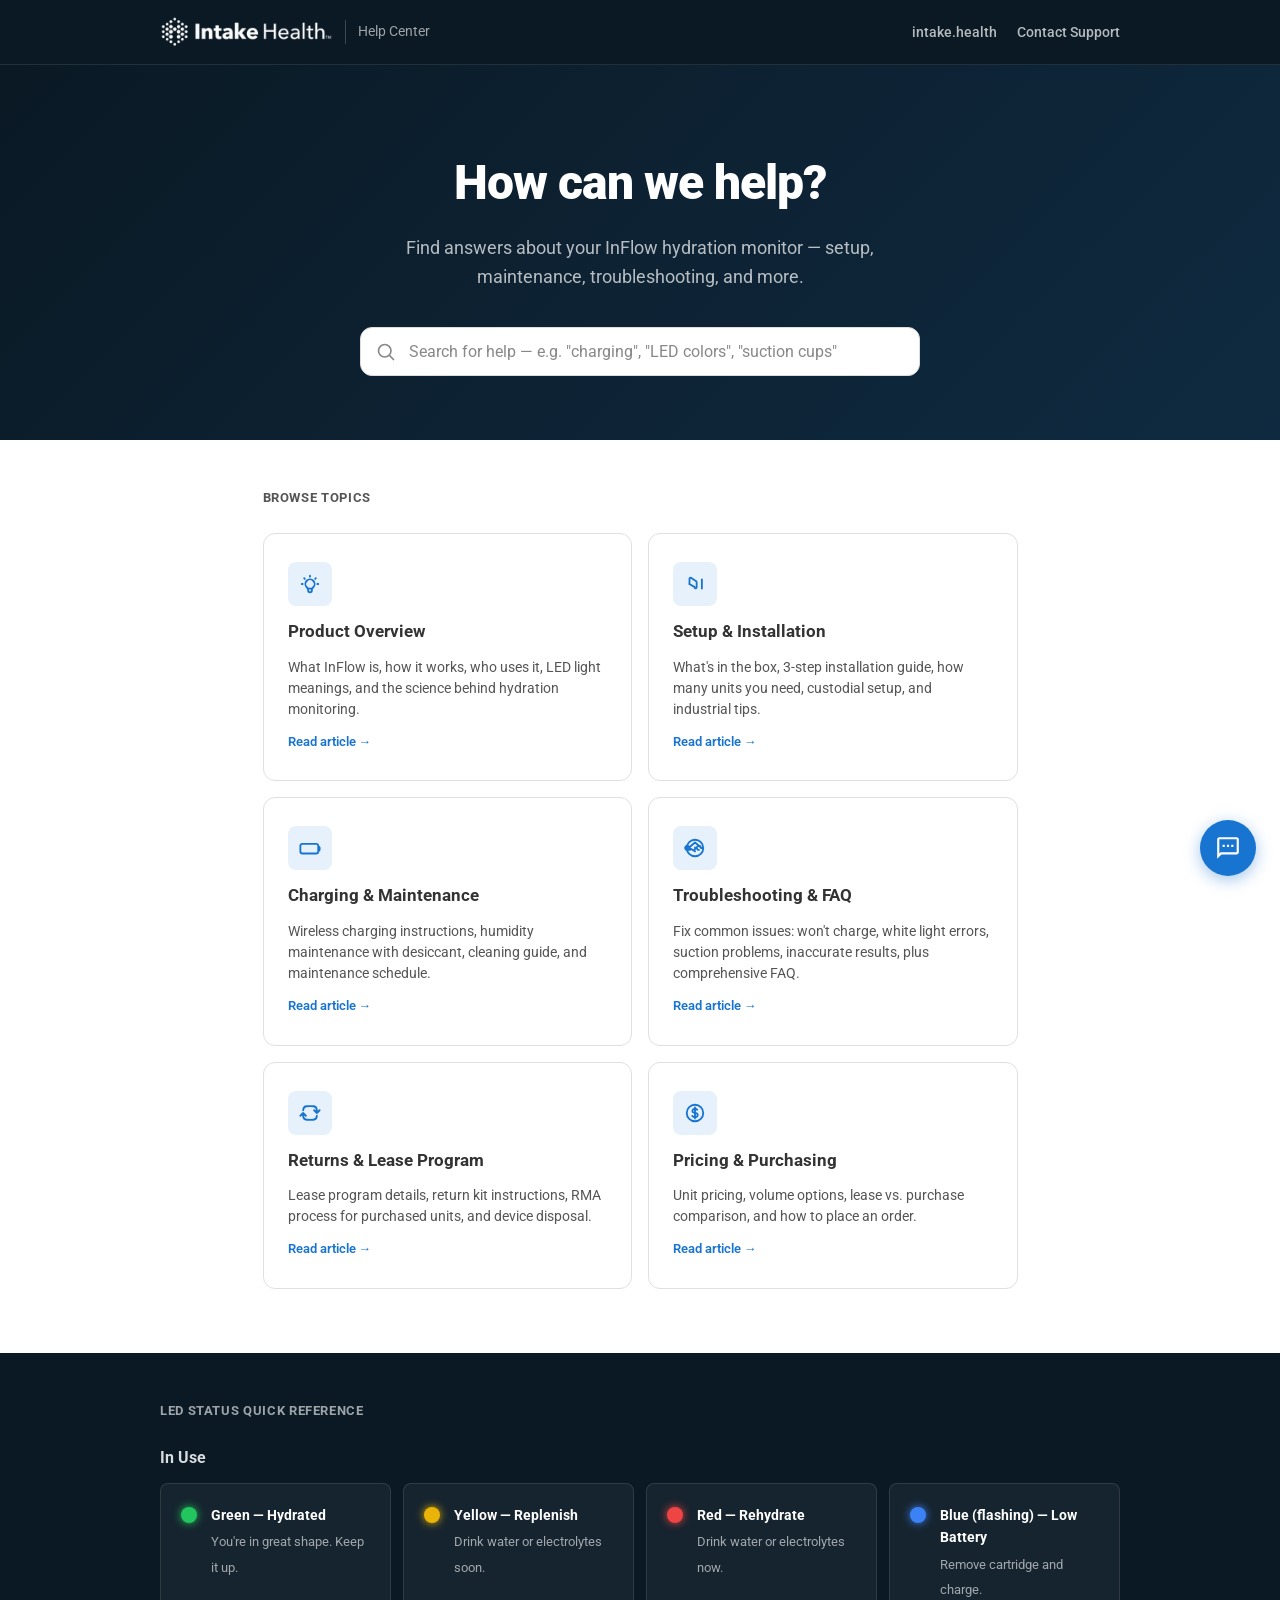
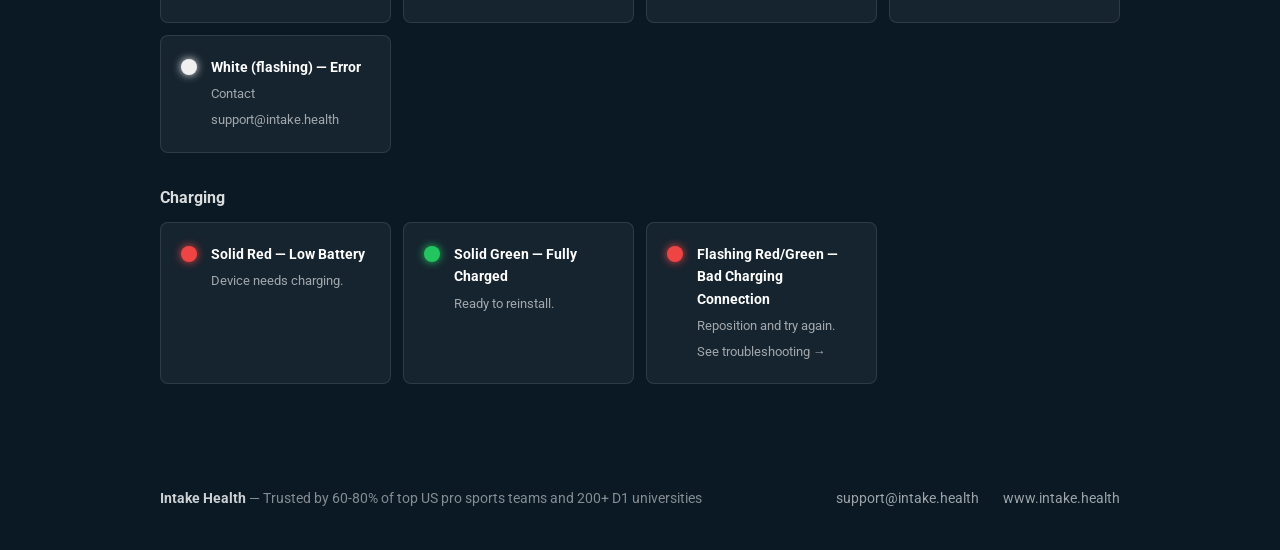
<file: index.html>
<!DOCTYPE html>
<html lang="en">
<head>
  <meta charset="utf-8">
  <meta name="viewport" content="width=device-width, initial-scale=1">
  <title>Intake Health Help Center — InFlow Hydration Monitor Support</title>
  <meta name="description" content="Get help with your InFlow hydration monitoring device. Setup guides, troubleshooting, charging instructions, and FAQ for teams and organizations.">
  <meta name="robots" content="index, follow">
  <link rel="canonical" href="https://clawrence-intake.github.io/help.intake.health/">
  <meta property="og:title" content="Intake Health Help Center">
  <meta property="og:description" content="Support and documentation for the InFlow hydration monitoring device by Intake Health.">
  <meta property="og:type" content="website">
  <meta property="og:url" content="https://clawrence-intake.github.io/help.intake.health/">
  <meta property="og:site_name" content="Intake Health Help Center">
  <meta name="twitter:card" content="summary">
  <meta name="theme-color" content="#0A1924">
  <link rel="icon" href="data:image/svg+xml,<svg xmlns='http://www.w3.org/2000/svg' viewBox='0 0 100 100'><rect rx='20' width='100' height='100' fill='%231874D1'/><text x='50' y='72' font-size='60' text-anchor='middle' fill='white' font-family='Arial' font-weight='bold'>i</text></svg>">
  <link href='https://fonts.googleapis.com/css2?family=Roboto:wght@400;500;700;900&display=swap' rel='stylesheet'>
  <link rel="stylesheet" href="css/style.css">
  <link rel="stylesheet" href="css/chat-widget.css?v=1772835007">
</head>
<body>
  <header class="site-header">
    <div class="header-inner">
      <a href="index.html" class="header-logo">
        <img src="assets/logo.png" alt="Intake Health" height="32">
        <span>Help Center</span>
      </a>
      <nav class="header-nav">
        <a href="https://www.intake.health" target="_blank" rel="noopener">intake.health</a>
        <a href="mailto:support@intake.health">Contact Support</a>
      </nav>
    </div>
  </header>

  <section class="hero">
    <h1>How can we help?</h1>
    <p>Find answers about your InFlow hydration monitor &mdash; setup, maintenance, troubleshooting, and more.</p>
    <div class="search-wrapper">
      <svg xmlns="http://www.w3.org/2000/svg" fill="none" viewBox="0 0 24 24" stroke-width="2" stroke="currentColor"><path stroke-linecap="round" stroke-linejoin="round" d="M21 21l-5.197-5.197m0 0A7.5 7.5 0 105.196 5.196a7.5 7.5 0 0010.607 10.607z"/></svg>
      <input type="search" class="search-input" placeholder="Search for help — e.g. &quot;charging&quot;, &quot;LED colors&quot;, &quot;suction cups&quot;" aria-label="Search help articles">
      <div class="search-results" role="listbox" aria-label="Search results"></div>
    </div>
  </section>

  <main class="categories">
    <h2>Browse Topics</h2>
    <div class="card-grid">
      <a class="card" href="articles/product-overview.html">
        <div class="card-icon">
          <svg width="22" height="22" fill="none" stroke="currentColor" stroke-width="2" viewBox="0 0 24 24"><path stroke-linecap="round" stroke-linejoin="round" d="M9.663 17h4.673M12 3v1m6.364 1.636l-.707.707M21 12h-1M4 12H3m3.343-5.657l-.707-.707m2.828 9.9a5 5 0 117.072 0l-.548.547A3.374 3.374 0 0014 18.469V19a2 2 0 11-4 0v-.531c0-.895-.356-1.754-.988-2.386l-.548-.547z"/></svg>
        </div>
        <h3>Product Overview</h3>
        <p>What InFlow is, how it works, who uses it, LED light meanings, and the science behind hydration monitoring.</p>
        <span class="card-link">Read article &rarr;</span>
      </a>

      <a class="card" href="articles/setup-and-installation.html">
        <div class="card-icon">
          <svg width="22" height="22" fill="none" stroke="currentColor" stroke-width="2" viewBox="0 0 24 24"><path stroke-linecap="round" stroke-linejoin="round" d="M11.42 15.17l-5.658-3.163A1.106 1.106 0 016 11.377V6.117c0-.857.952-1.373 1.658-.9l5.654 3.789a1.106 1.106 0 01.486.9v5.651a1.106 1.106 0 01-1.658.9l-.72-.403zM19.5 7.125v9.75"/></svg>
        </div>
        <h3>Setup & Installation</h3>
        <p>What's in the box, 3-step installation guide, how many units you need, custodial setup, and industrial tips.</p>
        <span class="card-link">Read article &rarr;</span>
      </a>

      <a class="card" href="articles/charging-and-maintenance.html">
        <div class="card-icon">
          <svg width="22" height="22" fill="none" stroke="currentColor" stroke-width="2" viewBox="0 0 24 24"><path stroke-linecap="round" stroke-linejoin="round" d="M21 10.5h.375c.621 0 1.125.504 1.125 1.125v2.25c0 .621-.504 1.125-1.125 1.125H21M3.75 18h15A2.25 2.25 0 0021 15.75v-6a2.25 2.25 0 00-2.25-2.25h-15A2.25 2.25 0 001.5 9.75v6A2.25 2.25 0 003.75 18z"/></svg>
        </div>
        <h3>Charging & Maintenance</h3>
        <p>Wireless charging instructions, humidity maintenance with desiccant, cleaning guide, and maintenance schedule.</p>
        <span class="card-link">Read article &rarr;</span>
      </a>

      <a class="card" href="articles/troubleshooting-and-faq.html">
        <div class="card-icon">
          <svg width="22" height="22" fill="none" stroke="currentColor" stroke-width="2" viewBox="0 0 24 24"><path stroke-linecap="round" stroke-linejoin="round" d="M11.42 15.17l-5.658-3.163m0 0a2.25 2.25 0 10-2.244 2.077H6.5m-1.658-2.077L12 6l7.158 6.007m0 0H18.5a2.25 2.25 0 10-2.244 2.077M12 21a9 9 0 100-18 9 9 0 000 18zm0-7.5v-2.25m0 4.5h.008v.008H12v-.008z"/></svg>
        </div>
        <h3>Troubleshooting & FAQ</h3>
        <p>Fix common issues: won't charge, white light errors, suction problems, inaccurate results, plus comprehensive FAQ.</p>
        <span class="card-link">Read article &rarr;</span>
      </a>

      <a class="card" href="articles/returns-and-lease-program.html">
        <div class="card-icon">
          <svg width="22" height="22" fill="none" stroke="currentColor" stroke-width="2" viewBox="0 0 24 24"><path stroke-linecap="round" stroke-linejoin="round" d="M19.5 12c0-1.232-.046-2.453-.138-3.662a4.006 4.006 0 00-3.7-3.7 48.678 48.678 0 00-7.324 0 4.006 4.006 0 00-3.7 3.7c-.017.22-.032.441-.046.662M19.5 12l3-3m-3 3l-3-3m-12 3c0 1.232.046 2.453.138 3.662a4.006 4.006 0 003.7 3.7 48.656 48.656 0 007.324 0 4.006 4.006 0 003.7-3.7c.017-.22.032-.441.046-.662M4.5 12l3 3m-3-3l-3 3"/></svg>
        </div>
        <h3>Returns & Lease Program</h3>
        <p>Lease program details, return kit instructions, RMA process for purchased units, and device disposal.</p>
        <span class="card-link">Read article &rarr;</span>
      </a>

      <a class="card" href="articles/pricing-and-purchasing.html">
        <div class="card-icon">
          <svg width="22" height="22" fill="none" stroke="currentColor" stroke-width="2" viewBox="0 0 24 24"><path stroke-linecap="round" stroke-linejoin="round" d="M12 6v12m-3-2.818l.879.659c1.171.879 3.07.879 4.242 0 1.172-.879 1.172-2.303 0-3.182C13.536 12.219 12.768 12 12 12c-.725 0-1.45-.22-2.003-.659-1.106-.879-1.106-2.303 0-3.182s2.9-.879 4.006 0l.415.33M21 12a9 9 0 11-18 0 9 9 0 0118 0z"/></svg>
        </div>
        <h3>Pricing & Purchasing</h3>
        <p>Unit pricing, volume options, lease vs. purchase comparison, and how to place an order.</p>
        <span class="card-link">Read article &rarr;</span>
      </a>
    </div>
  </main>

  <section class="led-section">
    <div class="led-section-inner">
      <h2>LED Status Quick Reference</h2>

      <h3 class="led-group-heading">In Use</h3>
      <div class="led-grid">
        <div class="led-item">
          <div class="led-dot green"></div>
          <div class="led-info">
            <strong>Green &mdash; Hydrated</strong>
            <span>You're in great shape. Keep it up.</span>
          </div>
        </div>
        <div class="led-item">
          <div class="led-dot yellow"></div>
          <div class="led-info">
            <strong>Yellow &mdash; Replenish</strong>
            <span>Drink water or electrolytes soon.</span>
          </div>
        </div>
        <div class="led-item">
          <div class="led-dot red"></div>
          <div class="led-info">
            <strong>Red &mdash; Rehydrate</strong>
            <span>Drink water or electrolytes now.</span>
          </div>
        </div>
        <div class="led-item">
          <div class="led-dot blue"></div>
          <div class="led-info">
            <strong>Blue (flashing) &mdash; Low Battery</strong>
            <span>Remove cartridge and charge.</span>
          </div>
        </div>
        <div class="led-item">
          <div class="led-dot white"></div>
          <div class="led-info">
            <strong>White (flashing) &mdash; Error</strong>
            <span>Contact support@intake.health</span>
          </div>
        </div>
      </div>

      <h3 class="led-group-heading">Charging</h3>
      <div class="led-grid">
        <div class="led-item">
          <div class="led-dot red"></div>
          <div class="led-info">
            <strong>Solid Red &mdash; Low Battery</strong>
            <span>Device needs charging.</span>
          </div>
        </div>
        <div class="led-item">
          <div class="led-dot green"></div>
          <div class="led-info">
            <strong>Solid Green &mdash; Fully Charged</strong>
            <span>Ready to reinstall.</span>
          </div>
        </div>
        <a class="led-item led-item-link" href="articles/troubleshooting-and-faq.html">
          <div class="led-dot red-green"></div>
          <div class="led-info">
            <strong>Flashing Red/Green &mdash; Bad Charging Connection</strong>
            <span>Reposition and try again. See troubleshooting &rarr;</span>
          </div>
        </a>
      </div>
    </div>
  </section>

  <footer class="site-footer">
    <div class="footer-inner">
      <div class="footer-brand">
        <strong>Intake Health</strong> &mdash; Trusted by 60-80% of top US pro sports teams and 200+ D1 universities
      </div>
      <div class="footer-links">
        <a href="mailto:support@intake.health">support@intake.health</a>
        <a href="https://www.intake.health" target="_blank" rel="noopener">www.intake.health</a>
      </div>
    </div>
  </footer>

  <script src="js/search.js"></script>
  <script src="js/chat-widget.js?v=1772835007"></script>
</body>
</html>
</file>
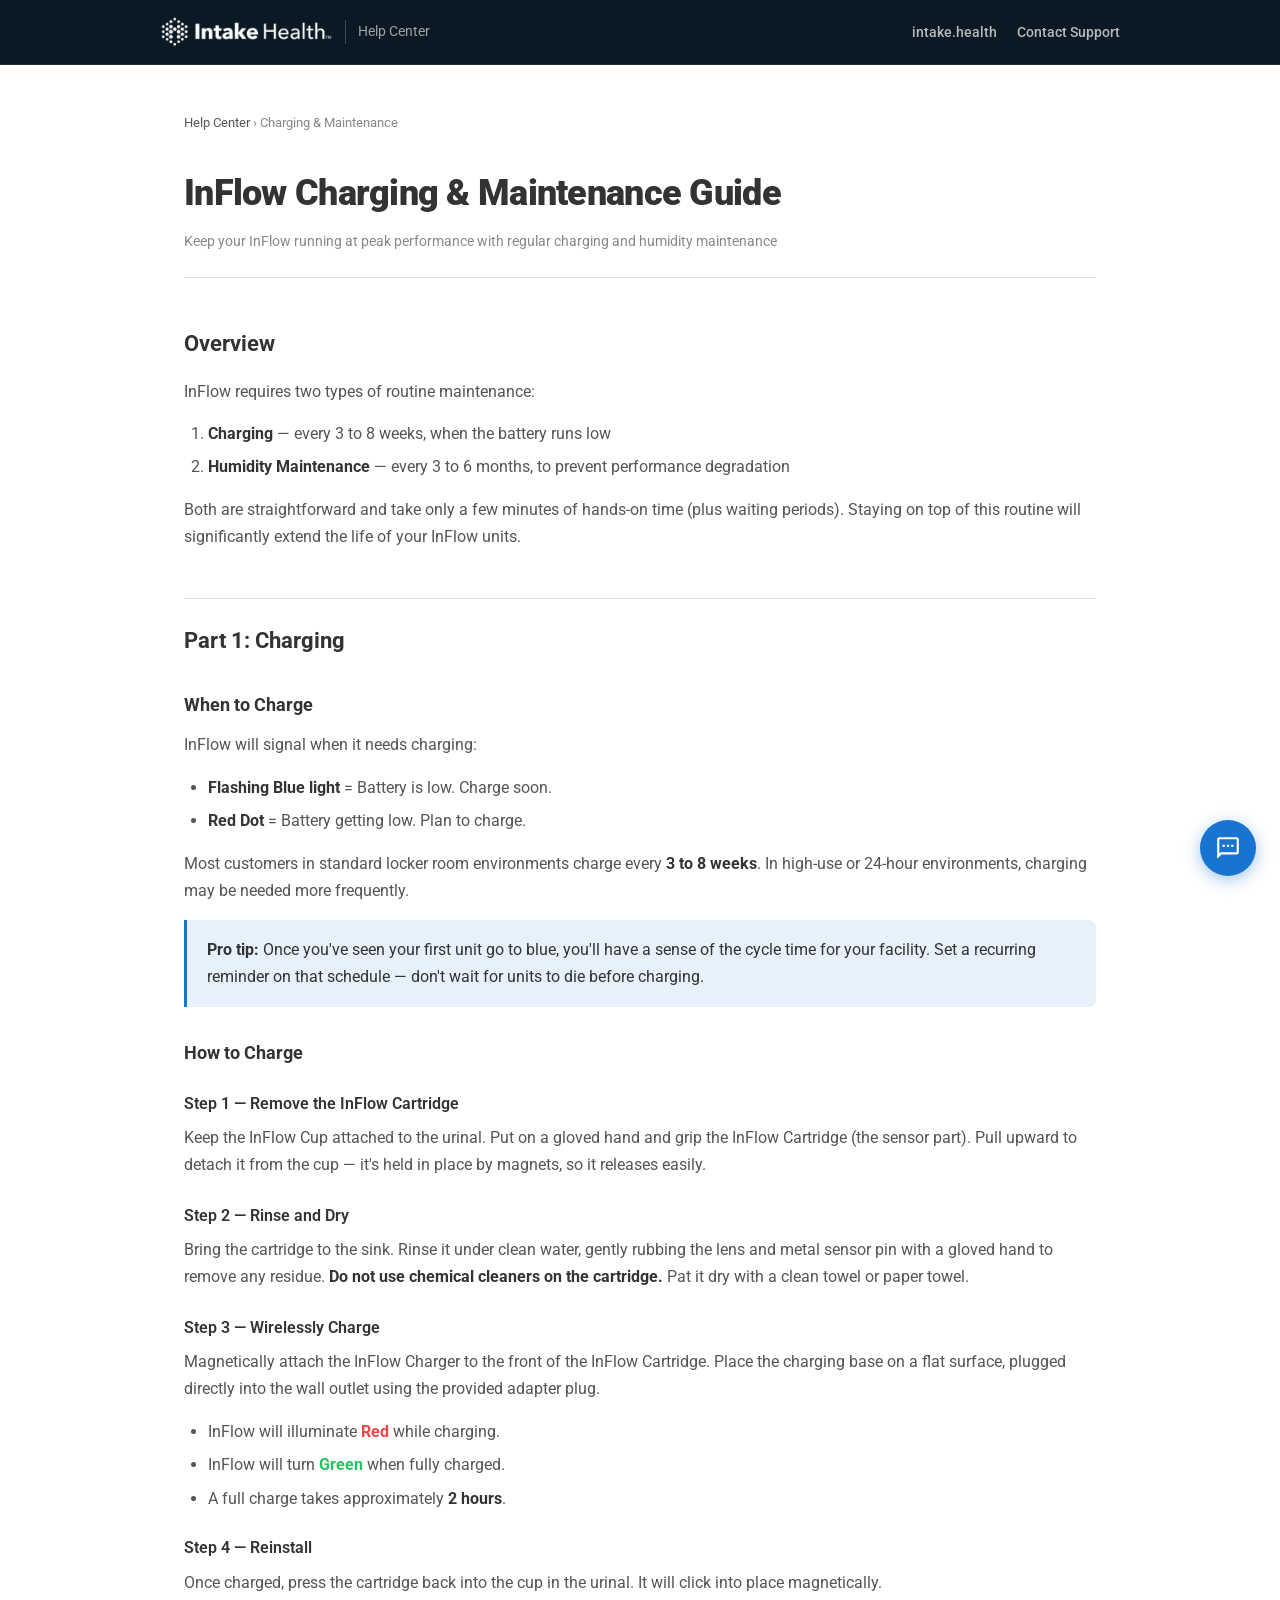
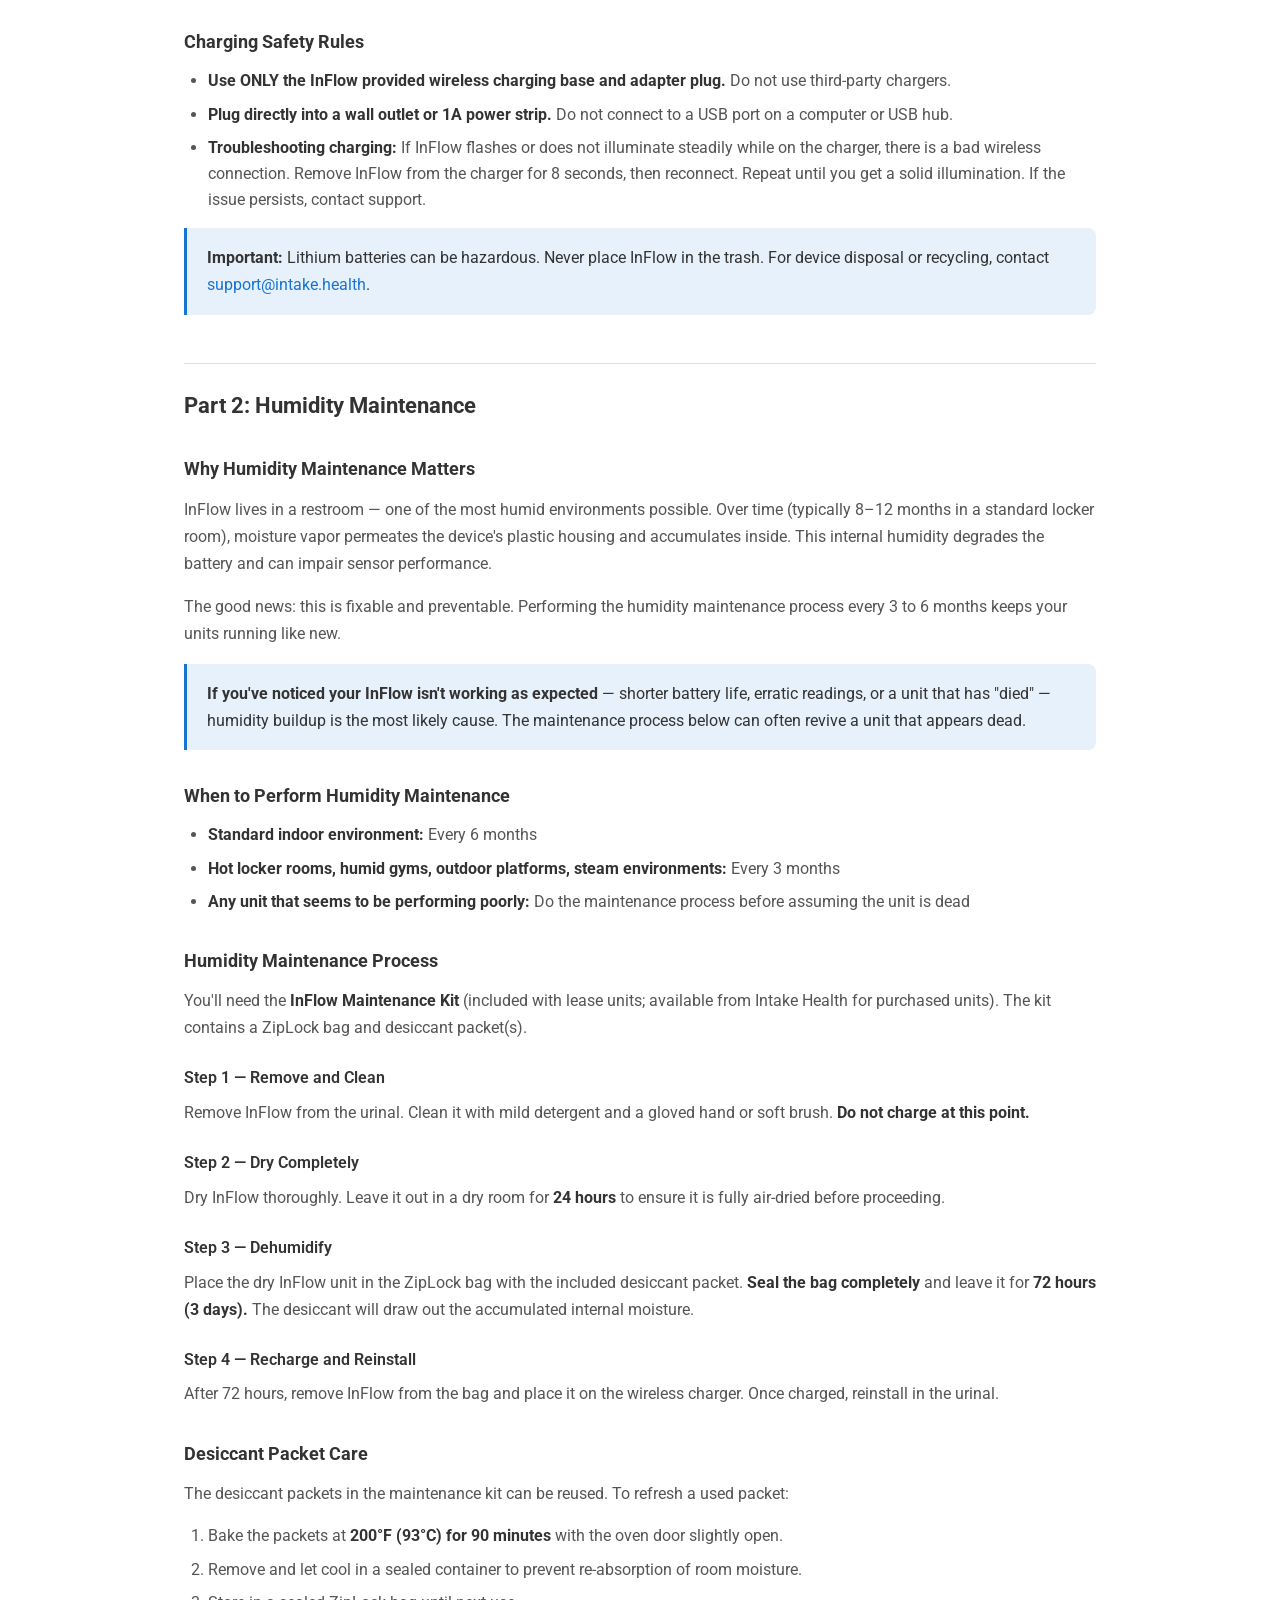
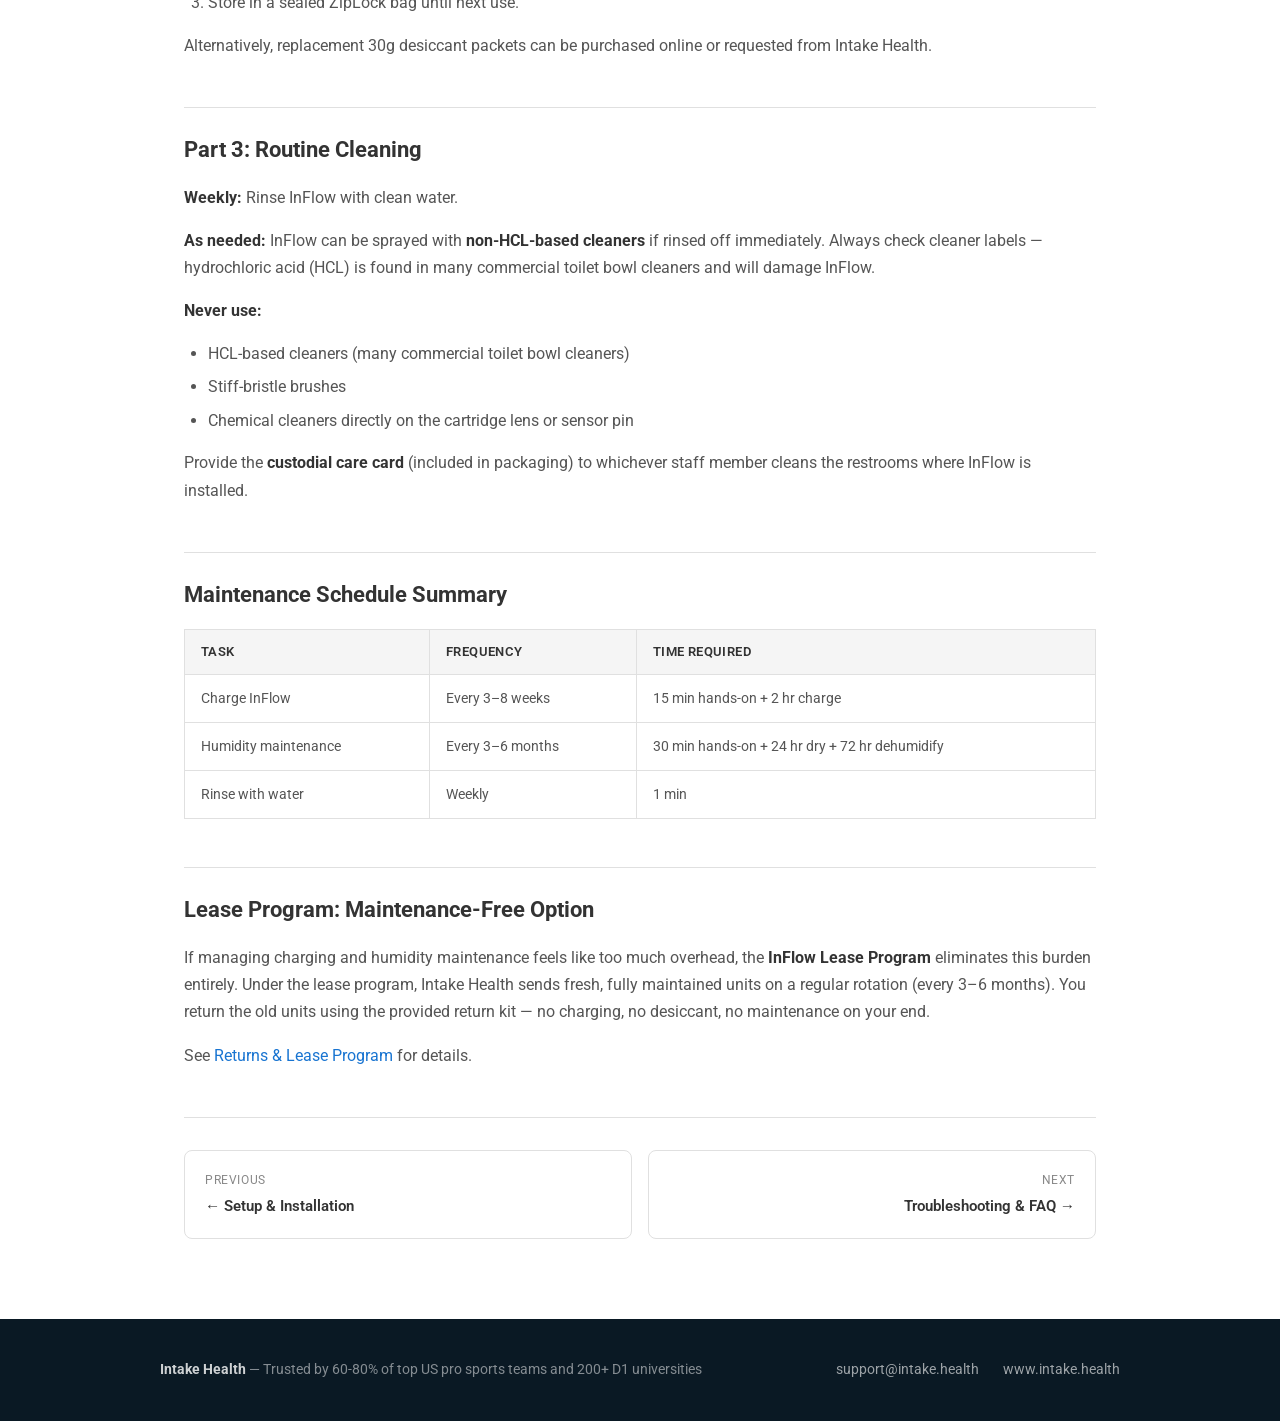
<file: articles/charging-and-maintenance.html>
<!DOCTYPE html>
<html lang="en">
<head>
  <meta charset="utf-8">
  <meta name="viewport" content="width=device-width, initial-scale=1">
  <title>Charging &amp; Maintenance — Intake Health Help Center</title>
  <meta name="description" content="How to charge your InFlow, perform humidity maintenance with desiccant, clean the device, and keep it running like new.">
  <meta property="og:title" content="InFlow Charging &amp; Maintenance Guide">
  <meta property="og:description" content="Wireless charging, humidity maintenance, and cleaning instructions for InFlow.">
  <meta property="og:type" content="article">
  <meta name="theme-color" content="#0A1924">
  <link rel="icon" href="data:image/svg+xml,<svg xmlns='http://www.w3.org/2000/svg' viewBox='0 0 100 100'><rect rx='20' width='100' height='100' fill='%231874D1'/><text x='50' y='72' font-size='60' text-anchor='middle' fill='white' font-family='Arial' font-weight='bold'>i</text></svg>">
  <link href='https://fonts.googleapis.com/css2?family=Roboto:wght@400;500;700;900&display=swap' rel='stylesheet'>
  <link rel="stylesheet" href="../css/style.css">
  <link rel="stylesheet" href="../css/chat-widget.css?v=1772835007">
</head>
<body>
  <header class="site-header">
    <div class="header-inner">
      <a href="../index.html" class="header-logo">
        <img src="../assets/logo.png" alt="Intake Health" height="32">
        <span>Help Center</span>
      </a>
      <nav class="header-nav">
        <a href="https://www.intake.health" target="_blank" rel="noopener">intake.health</a>
        <a href="mailto:support@intake.health">Contact Support</a>
      </nav>
    </div>
  </header>

  <main class="article-wrapper">
    <nav class="breadcrumb">
      <a href="../index.html">Help Center</a> &rsaquo; Charging &amp; Maintenance
    </nav>

    <article class="article-content">
      <h1>InFlow Charging &amp; Maintenance Guide</h1>
      <div class="article-meta">Keep your InFlow running at peak performance with regular charging and humidity maintenance</div>

      <h2>Overview</h2>
      <p>InFlow requires two types of routine maintenance:</p>
      <ol>
        <li><strong>Charging</strong> &mdash; every 3 to 8 weeks, when the battery runs low</li>
        <li><strong>Humidity Maintenance</strong> &mdash; every 3 to 6 months, to prevent performance degradation</li>
      </ol>
      <p>Both are straightforward and take only a few minutes of hands-on time (plus waiting periods). Staying on top of this routine will significantly extend the life of your InFlow units.</p>

      <h2>Part 1: Charging</h2>

      <h3>When to Charge</h3>
      <p>InFlow will signal when it needs charging:</p>
      <ul>
        <li><strong>Flashing Blue light</strong> = Battery is low. Charge soon.</li>
        <li><strong>Red Dot</strong> = Battery getting low. Plan to charge.</li>
      </ul>
      <p>Most customers in standard locker room environments charge every <strong>3 to 8 weeks</strong>. In high-use or 24-hour environments, charging may be needed more frequently.</p>
      <blockquote><p><strong>Pro tip:</strong> Once you've seen your first unit go to blue, you'll have a sense of the cycle time for your facility. Set a recurring reminder on that schedule &mdash; don't wait for units to die before charging.</p></blockquote>

      <h3>How to Charge</h3>
      <h4>Step 1 &mdash; Remove the InFlow Cartridge</h4>
      <p>Keep the InFlow Cup attached to the urinal. Put on a gloved hand and grip the InFlow Cartridge (the sensor part). Pull upward to detach it from the cup &mdash; it's held in place by magnets, so it releases easily.</p>

      <h4>Step 2 &mdash; Rinse and Dry</h4>
      <p>Bring the cartridge to the sink. Rinse it under clean water, gently rubbing the lens and metal sensor pin with a gloved hand to remove any residue. <strong>Do not use chemical cleaners on the cartridge.</strong> Pat it dry with a clean towel or paper towel.</p>

      <h4>Step 3 &mdash; Wirelessly Charge</h4>
      <p>Magnetically attach the InFlow Charger to the front of the InFlow Cartridge. Place the charging base on a flat surface, plugged directly into the wall outlet using the provided adapter plug.</p>
      <ul>
        <li>InFlow will illuminate <strong style="color:#ef4444">Red</strong> while charging.</li>
        <li>InFlow will turn <strong style="color:#22c55e">Green</strong> when fully charged.</li>
        <li>A full charge takes approximately <strong>2 hours</strong>.</li>
      </ul>

      <h4>Step 4 &mdash; Reinstall</h4>
      <p>Once charged, press the cartridge back into the cup in the urinal. It will click into place magnetically.</p>

      <h3>Charging Safety Rules</h3>
      <ul>
        <li><strong>Use ONLY the InFlow provided wireless charging base and adapter plug.</strong> Do not use third-party chargers.</li>
        <li><strong>Plug directly into a wall outlet or 1A power strip.</strong> Do not connect to a USB port on a computer or USB hub.</li>
        <li><strong>Troubleshooting charging:</strong> If InFlow flashes or does not illuminate steadily while on the charger, there is a bad wireless connection. Remove InFlow from the charger for 8 seconds, then reconnect. Repeat until you get a solid illumination. If the issue persists, contact support.</li>
      </ul>
      <blockquote><p><strong>Important:</strong> Lithium batteries can be hazardous. Never place InFlow in the trash. For device disposal or recycling, contact <a href="mailto:support@intake.health">support@intake.health</a>.</p></blockquote>

      <h2>Part 2: Humidity Maintenance</h2>

      <h3>Why Humidity Maintenance Matters</h3>
      <p>InFlow lives in a restroom &mdash; one of the most humid environments possible. Over time (typically 8&ndash;12 months in a standard locker room), moisture vapor permeates the device's plastic housing and accumulates inside. This internal humidity degrades the battery and can impair sensor performance.</p>
      <p>The good news: this is fixable and preventable. Performing the humidity maintenance process every 3 to 6 months keeps your units running like new.</p>
      <blockquote><p><strong>If you've noticed your InFlow isn't working as expected</strong> &mdash; shorter battery life, erratic readings, or a unit that has "died" &mdash; humidity buildup is the most likely cause. The maintenance process below can often revive a unit that appears dead.</p></blockquote>

      <h3>When to Perform Humidity Maintenance</h3>
      <ul>
        <li><strong>Standard indoor environment:</strong> Every 6 months</li>
        <li><strong>Hot locker rooms, humid gyms, outdoor platforms, steam environments:</strong> Every 3 months</li>
        <li><strong>Any unit that seems to be performing poorly:</strong> Do the maintenance process before assuming the unit is dead</li>
      </ul>

      <h3>Humidity Maintenance Process</h3>
      <p>You'll need the <strong>InFlow Maintenance Kit</strong> (included with lease units; available from Intake Health for purchased units). The kit contains a ZipLock bag and desiccant packet(s).</p>

      <h4>Step 1 &mdash; Remove and Clean</h4>
      <p>Remove InFlow from the urinal. Clean it with mild detergent and a gloved hand or soft brush. <strong>Do not charge at this point.</strong></p>

      <h4>Step 2 &mdash; Dry Completely</h4>
      <p>Dry InFlow thoroughly. Leave it out in a dry room for <strong>24 hours</strong> to ensure it is fully air-dried before proceeding.</p>

      <h4>Step 3 &mdash; Dehumidify</h4>
      <p>Place the dry InFlow unit in the ZipLock bag with the included desiccant packet. <strong>Seal the bag completely</strong> and leave it for <strong>72 hours (3 days).</strong> The desiccant will draw out the accumulated internal moisture.</p>

      <h4>Step 4 &mdash; Recharge and Reinstall</h4>
      <p>After 72 hours, remove InFlow from the bag and place it on the wireless charger. Once charged, reinstall in the urinal.</p>

      <h3>Desiccant Packet Care</h3>
      <p>The desiccant packets in the maintenance kit can be reused. To refresh a used packet:</p>
      <ol>
        <li>Bake the packets at <strong>200&deg;F (93&deg;C) for 90 minutes</strong> with the oven door slightly open.</li>
        <li>Remove and let cool in a sealed container to prevent re-absorption of room moisture.</li>
        <li>Store in a sealed ZipLock bag until next use.</li>
      </ol>
      <p>Alternatively, replacement 30g desiccant packets can be purchased online or requested from Intake Health.</p>

      <h2>Part 3: Routine Cleaning</h2>
      <p><strong>Weekly:</strong> Rinse InFlow with clean water.</p>
      <p><strong>As needed:</strong> InFlow can be sprayed with <strong>non-HCL-based cleaners</strong> if rinsed off immediately. Always check cleaner labels &mdash; hydrochloric acid (HCL) is found in many commercial toilet bowl cleaners and will damage InFlow.</p>
      <p><strong>Never use:</strong></p>
      <ul>
        <li>HCL-based cleaners (many commercial toilet bowl cleaners)</li>
        <li>Stiff-bristle brushes</li>
        <li>Chemical cleaners directly on the cartridge lens or sensor pin</li>
      </ul>
      <p>Provide the <strong>custodial care card</strong> (included in packaging) to whichever staff member cleans the restrooms where InFlow is installed.</p>

      <h2>Maintenance Schedule Summary</h2>
      <table>
        <thead>
          <tr><th>Task</th><th>Frequency</th><th>Time Required</th></tr>
        </thead>
        <tbody>
          <tr><td>Charge InFlow</td><td>Every 3&ndash;8 weeks</td><td>15 min hands-on + 2 hr charge</td></tr>
          <tr><td>Humidity maintenance</td><td>Every 3&ndash;6 months</td><td>30 min hands-on + 24 hr dry + 72 hr dehumidify</td></tr>
          <tr><td>Rinse with water</td><td>Weekly</td><td>1 min</td></tr>
        </tbody>
      </table>

      <h2>Lease Program: Maintenance-Free Option</h2>
      <p>If managing charging and humidity maintenance feels like too much overhead, the <strong>InFlow Lease Program</strong> eliminates this burden entirely. Under the lease program, Intake Health sends fresh, fully maintained units on a regular rotation (every 3&ndash;6 months). You return the old units using the provided return kit &mdash; no charging, no desiccant, no maintenance on your end.</p>
      <p>See <a href="returns-and-lease-program.html">Returns &amp; Lease Program</a> for details.</p>

      <div class="article-nav">
        <a href="setup-and-installation.html">
          <div class="nav-label">Previous</div>
          <div class="nav-title">&larr; Setup &amp; Installation</div>
        </a>
        <a href="troubleshooting-and-faq.html" class="next">
          <div class="nav-label">Next</div>
          <div class="nav-title">Troubleshooting &amp; FAQ &rarr;</div>
        </a>
      </div>
    </article>
  </main>

  <footer class="site-footer">
    <div class="footer-inner">
      <div class="footer-brand"><strong>Intake Health</strong> &mdash; Trusted by 60-80% of top US pro sports teams and 200+ D1 universities</div>
      <div class="footer-links">
        <a href="mailto:support@intake.health">support@intake.health</a>
        <a href="https://www.intake.health" target="_blank" rel="noopener">www.intake.health</a>
      </div>
    </div>
  </footer>

  <script src="../js/search.js"></script>
  <script src="../js/chat-widget.js?v=1772835007"></script>
</body>
</html>
</file>
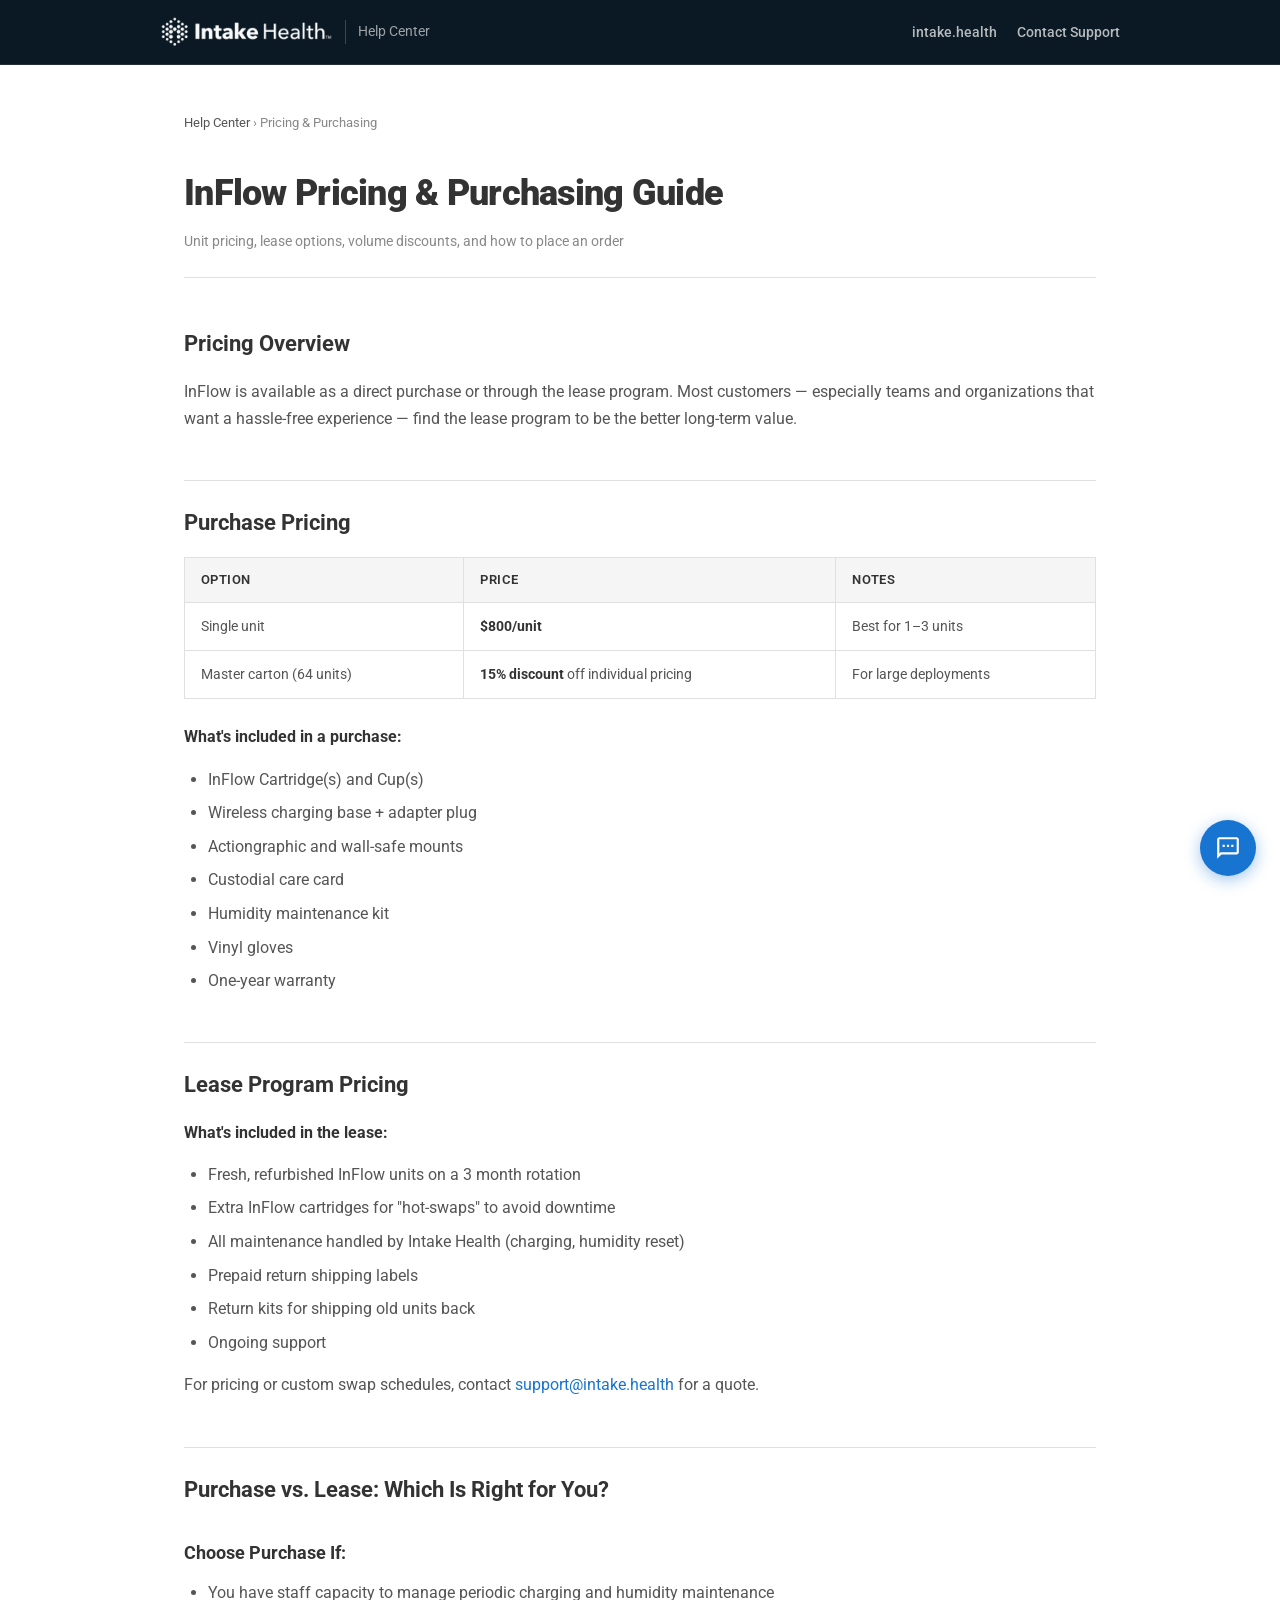
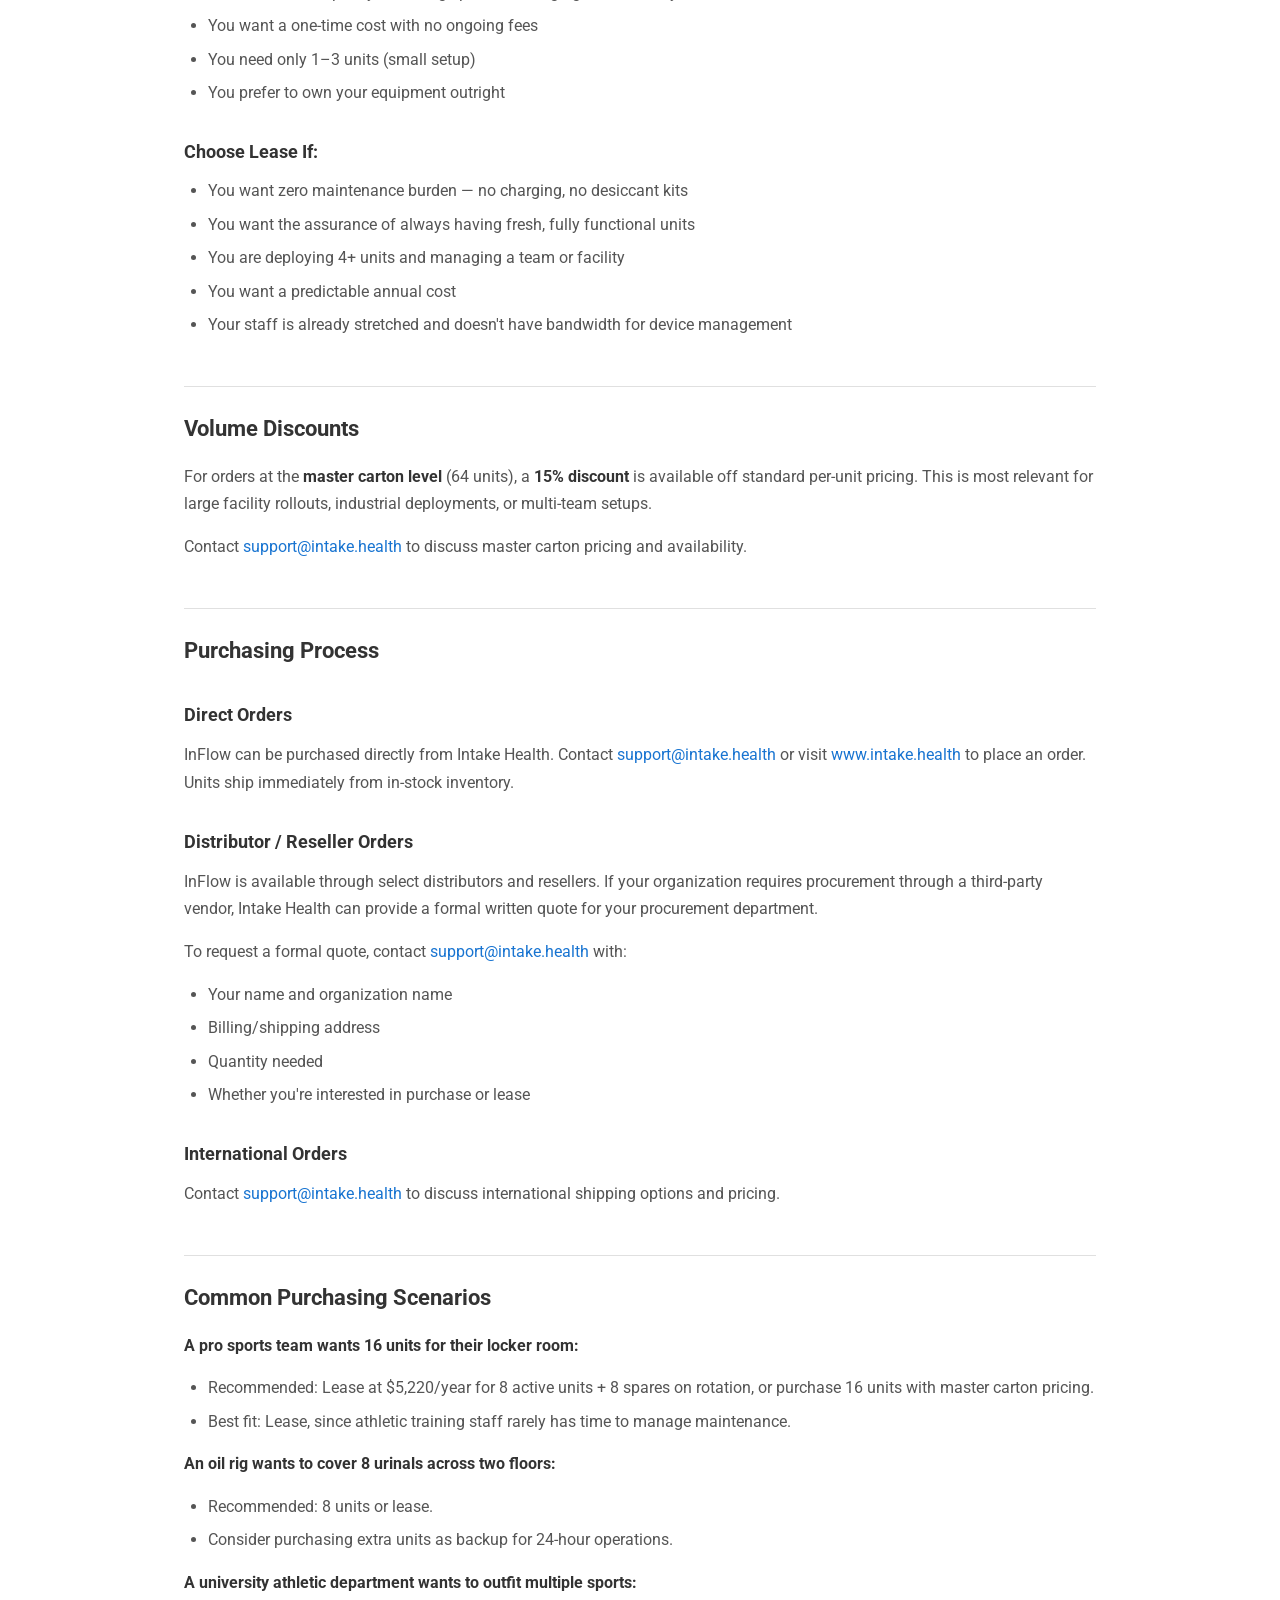
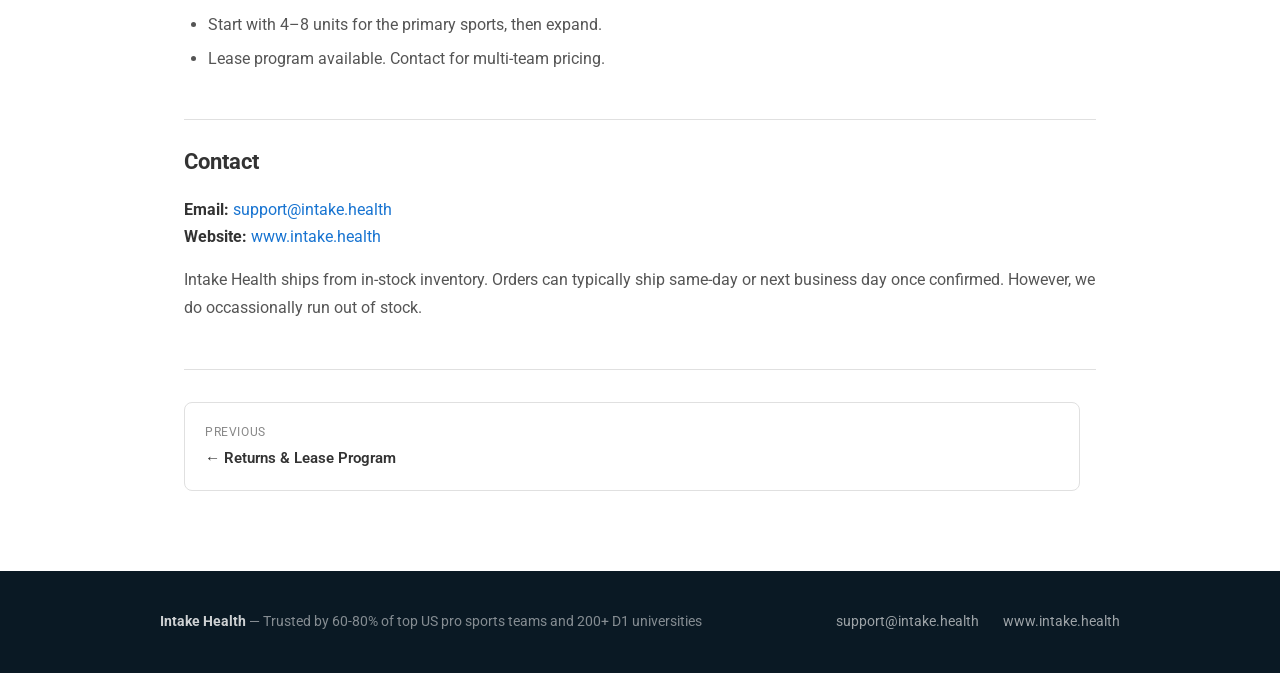
<file: articles/pricing-and-purchasing.html>
<!DOCTYPE html>
<html lang="en">
<head>
  <meta charset="utf-8">
  <meta name="viewport" content="width=device-width, initial-scale=1">
  <title>Pricing &amp; Purchasing — Intake Health Help Center</title>
  <meta name="description" content="InFlow pricing for single units and volume orders. Compare purchase vs. lease options and learn how to order.">
  <meta property="og:title" content="InFlow Pricing &amp; Purchasing Guide">
  <meta property="og:description" content="Purchase pricing, lease options, volume discounts, and how to order InFlow.">
  <meta property="og:type" content="article">
  <meta name="theme-color" content="#0A1924">
  <link rel="icon" href="data:image/svg+xml,<svg xmlns='http://www.w3.org/2000/svg' viewBox='0 0 100 100'><rect rx='20' width='100' height='100' fill='%231874D1'/><text x='50' y='72' font-size='60' text-anchor='middle' fill='white' font-family='Arial' font-weight='bold'>i</text></svg>">
  <link href='https://fonts.googleapis.com/css2?family=Roboto:wght@400;500;700;900&display=swap' rel='stylesheet'>
  <link rel="stylesheet" href="../css/style.css">
  <link rel="stylesheet" href="../css/chat-widget.css?v=1772835007">
</head>
<body>
  <header class="site-header">
    <div class="header-inner">
      <a href="../index.html" class="header-logo">
        <img src="../assets/logo.png" alt="Intake Health" height="32">
        <span>Help Center</span>
      </a>
      <nav class="header-nav">
        <a href="https://www.intake.health" target="_blank" rel="noopener">intake.health</a>
        <a href="mailto:support@intake.health">Contact Support</a>
      </nav>
    </div>
  </header>

  <main class="article-wrapper">
    <nav class="breadcrumb">
      <a href="../index.html">Help Center</a> &rsaquo; Pricing &amp; Purchasing
    </nav>

    <article class="article-content">
      <h1>InFlow Pricing &amp; Purchasing Guide</h1>
      <div class="article-meta">Unit pricing, lease options, volume discounts, and how to place an order</div>

      <h2>Pricing Overview</h2>
      <p>InFlow is available as a direct purchase or through the lease program. Most customers &mdash; especially teams and organizations that want a hassle-free experience &mdash; find the lease program to be the better long-term value.</p>

      <h2>Purchase Pricing</h2>
      <table>
        <thead>
          <tr><th>Option</th><th>Price</th><th>Notes</th></tr>
        </thead>
        <tbody>
          <tr><td>Single unit</td><td><strong>$800/unit</strong></td><td>Best for 1&ndash;3 units</td></tr>
          <tr><td>Master carton (64 units)</td><td><strong>15% discount</strong> off individual pricing</td><td>For large deployments</td></tr>
        </tbody>
      </table>
      <p><strong>What's included in a purchase:</strong></p>
      <ul>
        <li>InFlow Cartridge(s) and Cup(s)</li>
        <li>Wireless charging base + adapter plug</li>
        <li>Actiongraphic and wall-safe mounts</li>
        <li>Custodial care card</li>
        <li>Humidity maintenance kit</li>
        <li>Vinyl gloves</li>
        <li>One-year warranty</li>
      </ul>

      <h2>Lease Program Pricing</h2>
 
      <p><strong>What's included in the lease:</strong></p>
      <ul>
        <li>Fresh, refurbished InFlow units on a 3 month rotation</li>
        <li>Extra InFlow cartridges for "hot-swaps" to avoid downtime</li>
        <li>All maintenance handled by Intake Health (charging, humidity reset)</li>
        <li>Prepaid return shipping labels</li>
        <li>Return kits for shipping old units back</li>
        <li>Ongoing support</li>
      </ul>
      <p>For pricing or custom swap schedules, contact <a href="mailto:support@intake.health">support@intake.health</a> for a quote.</p>

      <h2>Purchase vs. Lease: Which Is Right for You?</h2>

      <h3>Choose Purchase If:</h3>
      <ul>
        <li>You have staff capacity to manage periodic charging and humidity maintenance</li>
        <li>You want a one-time cost with no ongoing fees</li>
        <li>You need only 1&ndash;3 units (small setup)</li>
        <li>You prefer to own your equipment outright</li>
      </ul>

      <h3>Choose Lease If:</h3>
      <ul>
        <li>You want zero maintenance burden &mdash; no charging, no desiccant kits</li>
        <li>You want the assurance of always having fresh, fully functional units</li>
        <li>You are deploying 4+ units and managing a team or facility</li>
        <li>You want a predictable annual cost</li>
        <li>Your staff is already stretched and doesn't have bandwidth for device management</li>
      </ul>

      <h2>Volume Discounts</h2>
      <p>For orders at the <strong>master carton level</strong> (64 units), a <strong>15% discount</strong> is available off standard per-unit pricing. This is most relevant for large facility rollouts, industrial deployments, or multi-team setups.</p>
      <p>Contact <a href="mailto:support@intake.health">support@intake.health</a> to discuss master carton pricing and availability.</p>

      <h2>Purchasing Process</h2>

      <h3>Direct Orders</h3>
      <p>InFlow can be purchased directly from Intake Health. Contact <a href="mailto:support@intake.health">support@intake.health</a> or visit <a href="https://www.intake.health" target="_blank" rel="noopener">www.intake.health</a> to place an order. Units ship immediately from in-stock inventory.</p>

      <h3>Distributor / Reseller Orders</h3>
      <p>InFlow is available through select distributors and resellers. If your organization requires procurement through a third-party vendor, Intake Health can provide a formal written quote for your procurement department.</p>
      <p>To request a formal quote, contact <a href="mailto:support@intake.health">support@intake.health</a> with:</p>
      <ul>
        <li>Your name and organization name</li>
        <li>Billing/shipping address</li>
        <li>Quantity needed</li>
        <li>Whether you're interested in purchase or lease</li>
      </ul>

      <h3>International Orders</h3>
      <p>Contact <a href="mailto:support@intake.health">support@intake.health</a> to discuss international shipping options and pricing.</p>

      <h2>Common Purchasing Scenarios</h2>
      <p><strong>A pro sports team wants 16 units for their locker room:</strong></p>
      <ul>
        <li>Recommended: Lease at $5,220/year for 8 active units + 8 spares on rotation, or purchase 16 units with master carton pricing.</li>
        <li>Best fit: Lease, since athletic training staff rarely has time to manage maintenance.</li>
      </ul>
      <p><strong>An oil rig wants to cover 8 urinals across two floors:</strong></p>
      <ul>
        <li>Recommended: 8 units or lease.</li>
        <li>Consider purchasing extra units as backup for 24-hour operations.</li>
      </ul>
      <p><strong>A university athletic department wants to outfit multiple sports:</strong></p>
      <ul>
        <li>Start with 4&ndash;8 units for the primary sports, then expand.</li>
        <li>Lease program available. Contact for multi-team pricing.</li>
      </ul>

      <h2>Contact</h2>
      <p><strong>Email:</strong> <a href="mailto:support@intake.health">support@intake.health</a><br>
      <strong>Website:</strong> <a href="https://www.intake.health" target="_blank" rel="noopener">www.intake.health</a></p>
      <p>Intake Health ships from in-stock inventory. Orders can typically ship same-day or next business day once confirmed. However, we do occassionally run out of stock.</p>

      <div class="article-nav">
        <a href="returns-and-lease-program.html">
          <div class="nav-label">Previous</div>
          <div class="nav-title">&larr; Returns &amp; Lease Program</div>
        </a>
        <div></div>
      </div>
    </article>
  </main>

  <footer class="site-footer">
    <div class="footer-inner">
      <div class="footer-brand"><strong>Intake Health</strong> &mdash; Trusted by 60-80% of top US pro sports teams and 200+ D1 universities</div>
      <div class="footer-links">
        <a href="mailto:support@intake.health">support@intake.health</a>
        <a href="https://www.intake.health" target="_blank" rel="noopener">www.intake.health</a>
      </div>
    </div>
  </footer>

  <script src="../js/search.js"></script>
  <script src="../js/chat-widget.js?v=1772835007"></script>
</body>
</html>
</file>
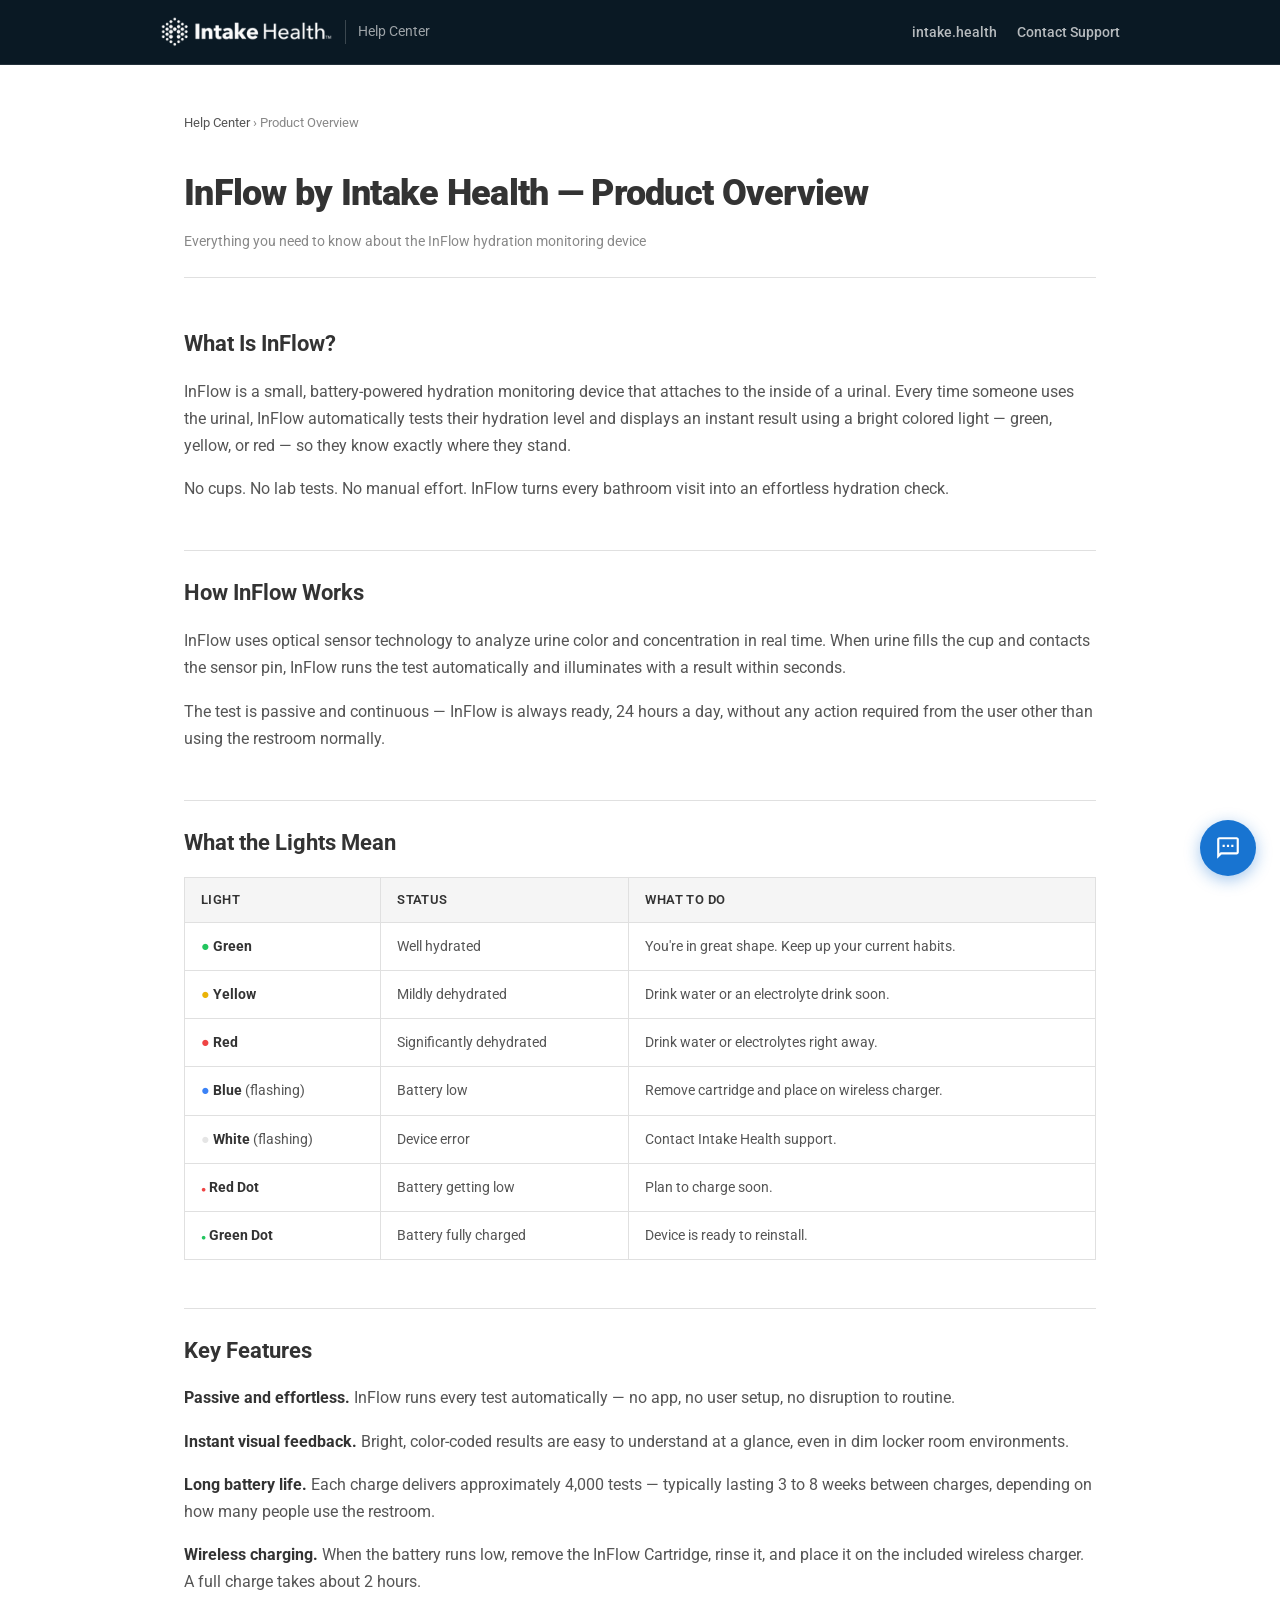
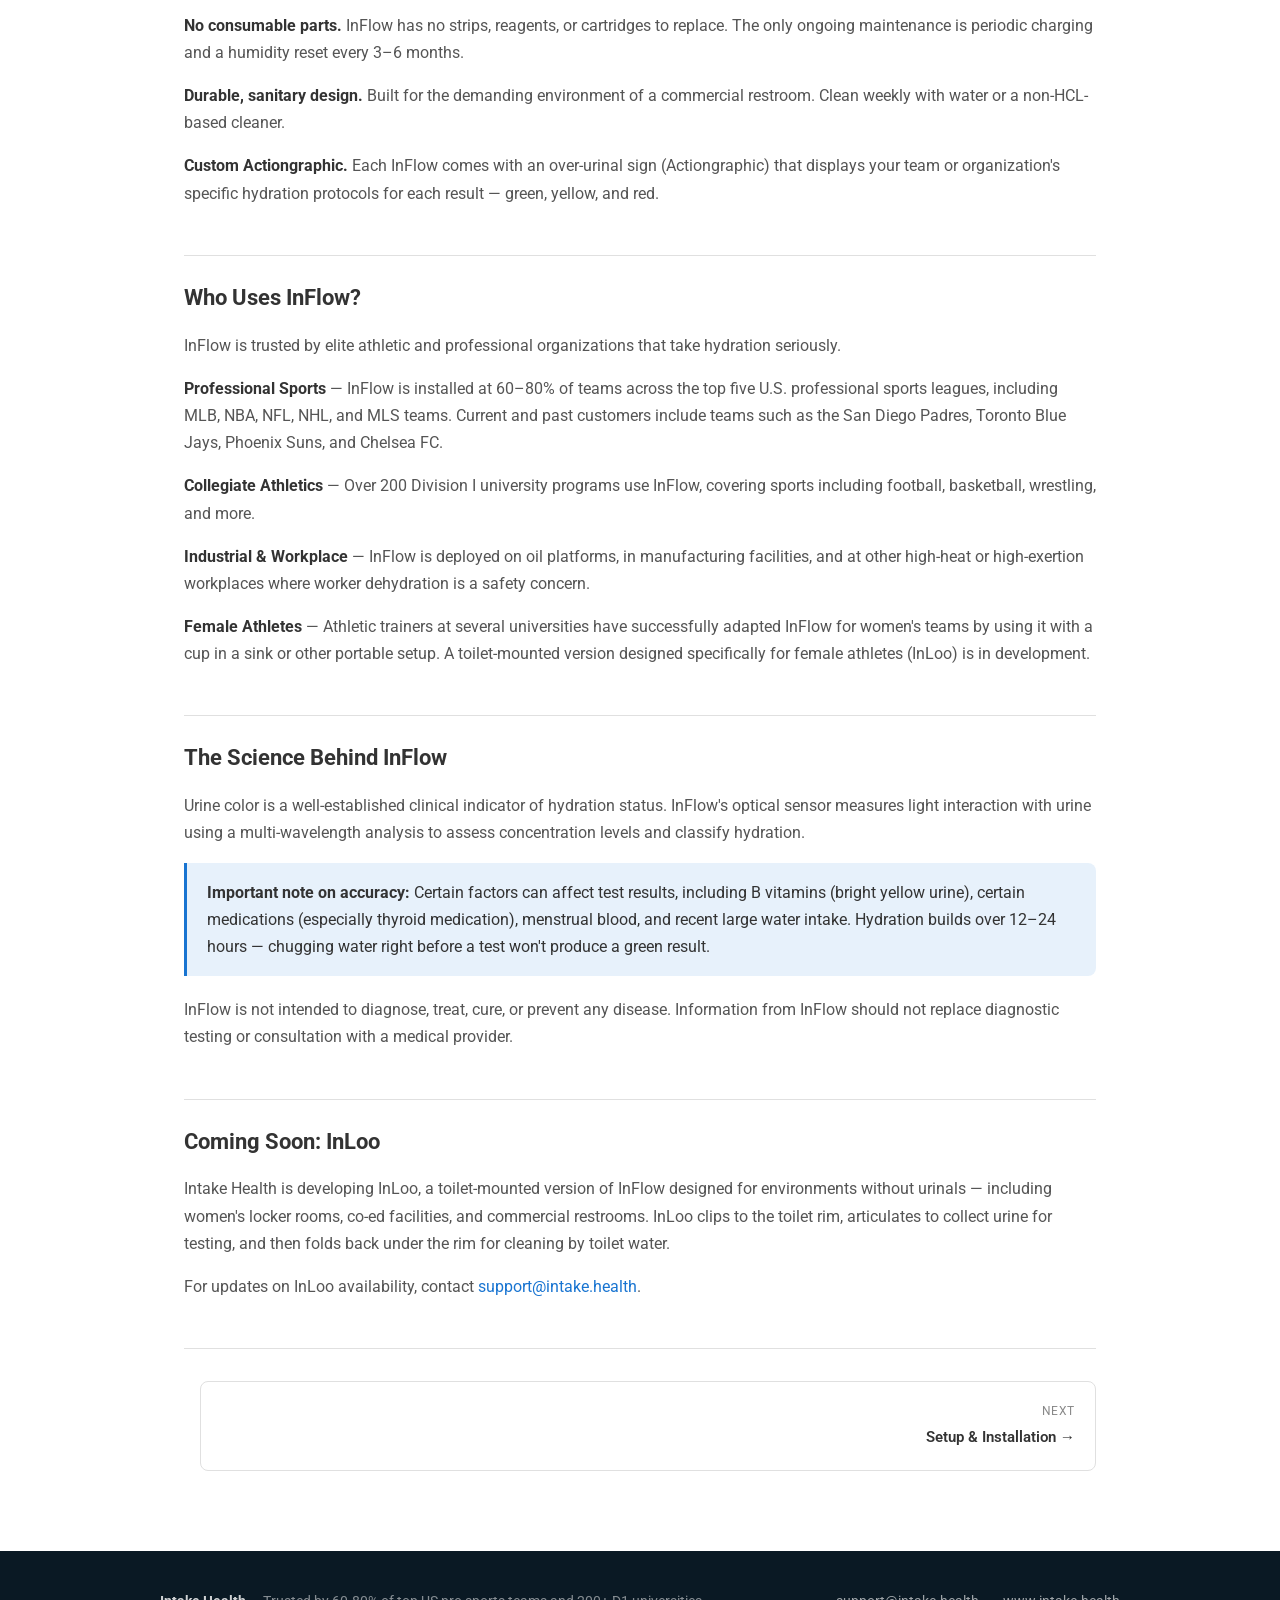
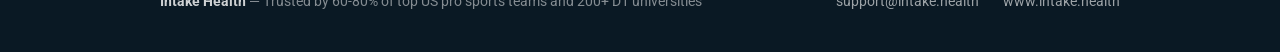
<file: articles/product-overview.html>
<!DOCTYPE html>
<html lang="en">
<head>
  <meta charset="utf-8">
  <meta name="viewport" content="width=device-width, initial-scale=1">
  <title>Product Overview — Intake Health Help Center</title>
  <meta name="description" content="Learn what InFlow is, how it works, what the LED lights mean, and who uses InFlow hydration monitors.">
  <meta property="og:title" content="InFlow Product Overview">
  <meta property="og:description" content="Everything you need to know about the InFlow hydration monitoring device.">
  <meta property="og:type" content="article">
  <meta name="theme-color" content="#0A1924">
  <link rel="icon" href="data:image/svg+xml,<svg xmlns='http://www.w3.org/2000/svg' viewBox='0 0 100 100'><rect rx='20' width='100' height='100' fill='%231874D1'/><text x='50' y='72' font-size='60' text-anchor='middle' fill='white' font-family='Arial' font-weight='bold'>i</text></svg>">
  <link href='https://fonts.googleapis.com/css2?family=Roboto:wght@400;500;700;900&display=swap' rel='stylesheet'>
  <link rel="stylesheet" href="../css/style.css">
  <link rel="stylesheet" href="../css/chat-widget.css?v=1772835007">
</head>
<body>
  <header class="site-header">
    <div class="header-inner">
      <a href="../index.html" class="header-logo">
        <img src="../assets/logo.png" alt="Intake Health" height="32">
        <span>Help Center</span>
      </a>
      <nav class="header-nav">
        <a href="https://www.intake.health" target="_blank" rel="noopener">intake.health</a>
        <a href="mailto:support@intake.health">Contact Support</a>
      </nav>
    </div>
  </header>

  <main class="article-wrapper">
    <nav class="breadcrumb">
      <a href="../index.html">Help Center</a> &rsaquo; Product Overview
    </nav>

    <article class="article-content">
      <h1>InFlow by Intake Health &mdash; Product Overview</h1>
      <div class="article-meta">Everything you need to know about the InFlow hydration monitoring device</div>

      <h2>What Is InFlow?</h2>
      <p>InFlow is a small, battery-powered hydration monitoring device that attaches to the inside of a urinal. Every time someone uses the urinal, InFlow automatically tests their hydration level and displays an instant result using a bright colored light &mdash; green, yellow, or red &mdash; so they know exactly where they stand.</p>
      <p>No cups. No lab tests. No manual effort. InFlow turns every bathroom visit into an effortless hydration check.</p>

      <h2>How InFlow Works</h2>
      <p>InFlow uses optical sensor technology to analyze urine color and concentration in real time. When urine fills the cup and contacts the sensor pin, InFlow runs the test automatically and illuminates with a result within seconds.</p>
      <p>The test is passive and continuous &mdash; InFlow is always ready, 24 hours a day, without any action required from the user other than using the restroom normally.</p>

      <h2>What the Lights Mean</h2>
      <table>
        <thead>
          <tr><th>Light</th><th>Status</th><th>What to Do</th></tr>
        </thead>
        <tbody>
          <tr><td><span style="color:#22c55e">&#9679;</span> <strong>Green</strong></td><td>Well hydrated</td><td>You're in great shape. Keep up your current habits.</td></tr>
          <tr><td><span style="color:#eab308">&#9679;</span> <strong>Yellow</strong></td><td>Mildly dehydrated</td><td>Drink water or an electrolyte drink soon.</td></tr>
          <tr><td><span style="color:#ef4444">&#9679;</span> <strong>Red</strong></td><td>Significantly dehydrated</td><td>Drink water or electrolytes right away.</td></tr>
          <tr><td><span style="color:#3b82f6">&#9679;</span> <strong>Blue</strong> (flashing)</td><td>Battery low</td><td>Remove cartridge and place on wireless charger.</td></tr>
          <tr><td><span style="color:#e5e5e5">&#9679;</span> <strong>White</strong> (flashing)</td><td>Device error</td><td>Contact Intake Health support.</td></tr>
          <tr><td><span style="color:#ef4444; font-size:0.6em">&#9679;</span> <strong>Red Dot</strong></td><td>Battery getting low</td><td>Plan to charge soon.</td></tr>
          <tr><td><span style="color:#22c55e; font-size:0.6em">&#9679;</span> <strong>Green Dot</strong></td><td>Battery fully charged</td><td>Device is ready to reinstall.</td></tr>
        </tbody>
      </table>

      <h2>Key Features</h2>
      <p><strong>Passive and effortless.</strong> InFlow runs every test automatically &mdash; no app, no user setup, no disruption to routine.</p>
      <p><strong>Instant visual feedback.</strong> Bright, color-coded results are easy to understand at a glance, even in dim locker room environments.</p>
      <p><strong>Long battery life.</strong> Each charge delivers approximately 4,000 tests &mdash; typically lasting 3 to 8 weeks between charges, depending on how many people use the restroom.</p>
      <p><strong>Wireless charging.</strong> When the battery runs low, remove the InFlow Cartridge, rinse it, and place it on the included wireless charger. A full charge takes about 2 hours.</p>
      <p><strong>No consumable parts.</strong> InFlow has no strips, reagents, or cartridges to replace. The only ongoing maintenance is periodic charging and a humidity reset every 3&ndash;6 months.</p>
      <p><strong>Durable, sanitary design.</strong> Built for the demanding environment of a commercial restroom. Clean weekly with water or a non-HCL-based cleaner.</p>
      <p><strong>Custom Actiongraphic.</strong> Each InFlow comes with an over-urinal sign (Actiongraphic) that displays your team or organization's specific hydration protocols for each result &mdash; green, yellow, and red.</p>

      <h2>Who Uses InFlow?</h2>
      <p>InFlow is trusted by elite athletic and professional organizations that take hydration seriously.</p>
      <p><strong>Professional Sports</strong> &mdash; InFlow is installed at 60&ndash;80% of teams across the top five U.S. professional sports leagues, including MLB, NBA, NFL, NHL, and MLS teams. Current and past customers include teams such as the San Diego Padres, Toronto Blue Jays, Phoenix Suns, and Chelsea FC.</p>
      <p><strong>Collegiate Athletics</strong> &mdash; Over 200 Division I university programs use InFlow, covering sports including football, basketball, wrestling, and more.</p>
      <p><strong>Industrial &amp; Workplace</strong> &mdash; InFlow is deployed on oil platforms, in manufacturing facilities, and at other high-heat or high-exertion workplaces where worker dehydration is a safety concern.</p>
      <p><strong>Female Athletes</strong> &mdash; Athletic trainers at several universities have successfully adapted InFlow for women's teams by using it with a cup in a sink or other portable setup. A toilet-mounted version designed specifically for female athletes (InLoo) is in development.</p>

      <h2>The Science Behind InFlow</h2>
      <p>Urine color is a well-established clinical indicator of hydration status. InFlow's optical sensor measures light interaction with urine using a multi-wavelength analysis to assess concentration levels and classify hydration.</p>
      <blockquote><p><strong>Important note on accuracy:</strong> Certain factors can affect test results, including B vitamins (bright yellow urine), certain medications (especially thyroid medication), menstrual blood, and recent large water intake. Hydration builds over 12&ndash;24 hours &mdash; chugging water right before a test won't produce a green result.</p></blockquote>
      <p>InFlow is not intended to diagnose, treat, cure, or prevent any disease. Information from InFlow should not replace diagnostic testing or consultation with a medical provider.</p>

      <h2>Coming Soon: InLoo</h2>
      <p>Intake Health is developing InLoo, a toilet-mounted version of InFlow designed for environments without urinals &mdash; including women's locker rooms, co-ed facilities, and commercial restrooms. InLoo clips to the toilet rim, articulates to collect urine for testing, and then folds back under the rim for cleaning by toilet water.</p>
      <p>For updates on InLoo availability, contact <a href="mailto:support@intake.health">support@intake.health</a>.</p>

      <div class="article-nav">
        <div></div>
        <a href="setup-and-installation.html" class="next">
          <div class="nav-label">Next</div>
          <div class="nav-title">Setup &amp; Installation &rarr;</div>
        </a>
      </div>
    </article>
  </main>

  <footer class="site-footer">
    <div class="footer-inner">
      <div class="footer-brand"><strong>Intake Health</strong> &mdash; Trusted by 60-80% of top US pro sports teams and 200+ D1 universities</div>
      <div class="footer-links">
        <a href="mailto:support@intake.health">support@intake.health</a>
        <a href="https://www.intake.health" target="_blank" rel="noopener">www.intake.health</a>
      </div>
    </div>
  </footer>

  <script src="../js/search.js"></script>
  <script src="../js/chat-widget.js?v=1772835007"></script>
</body>
</html>
</file>
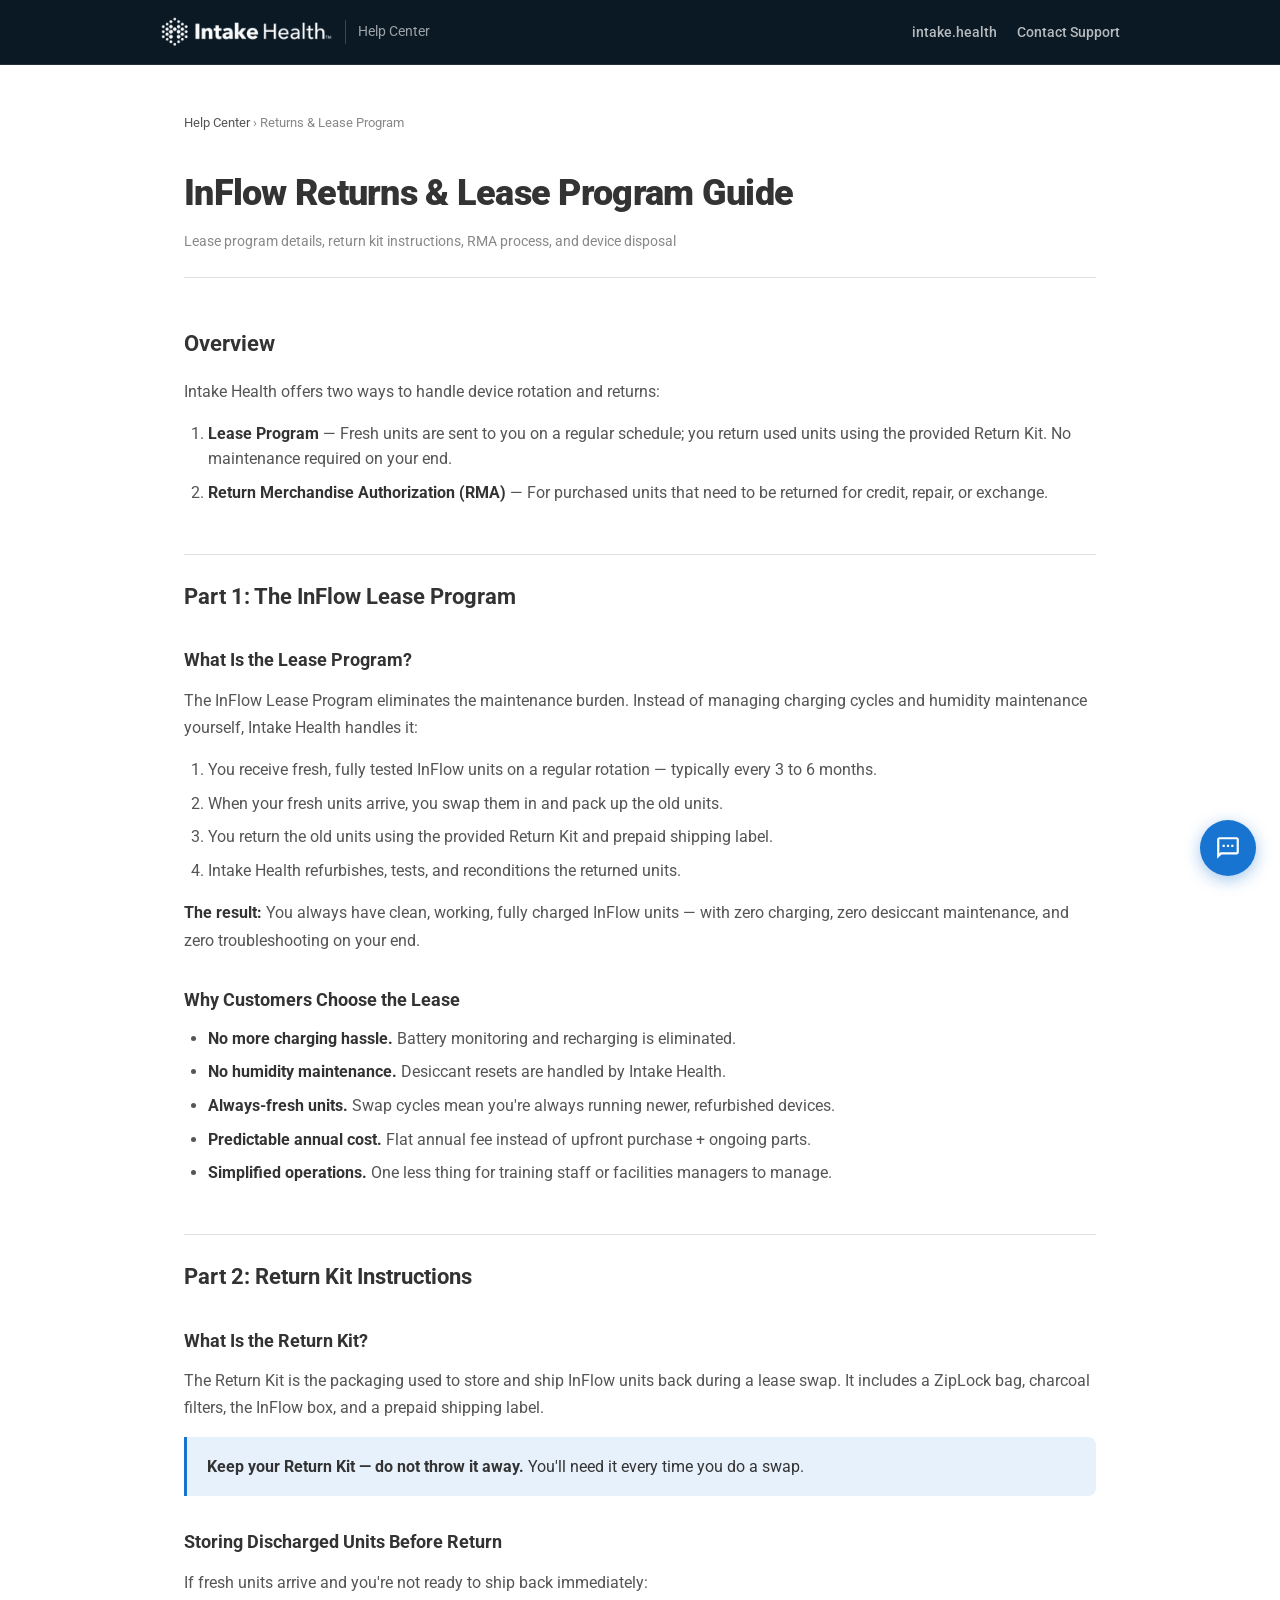
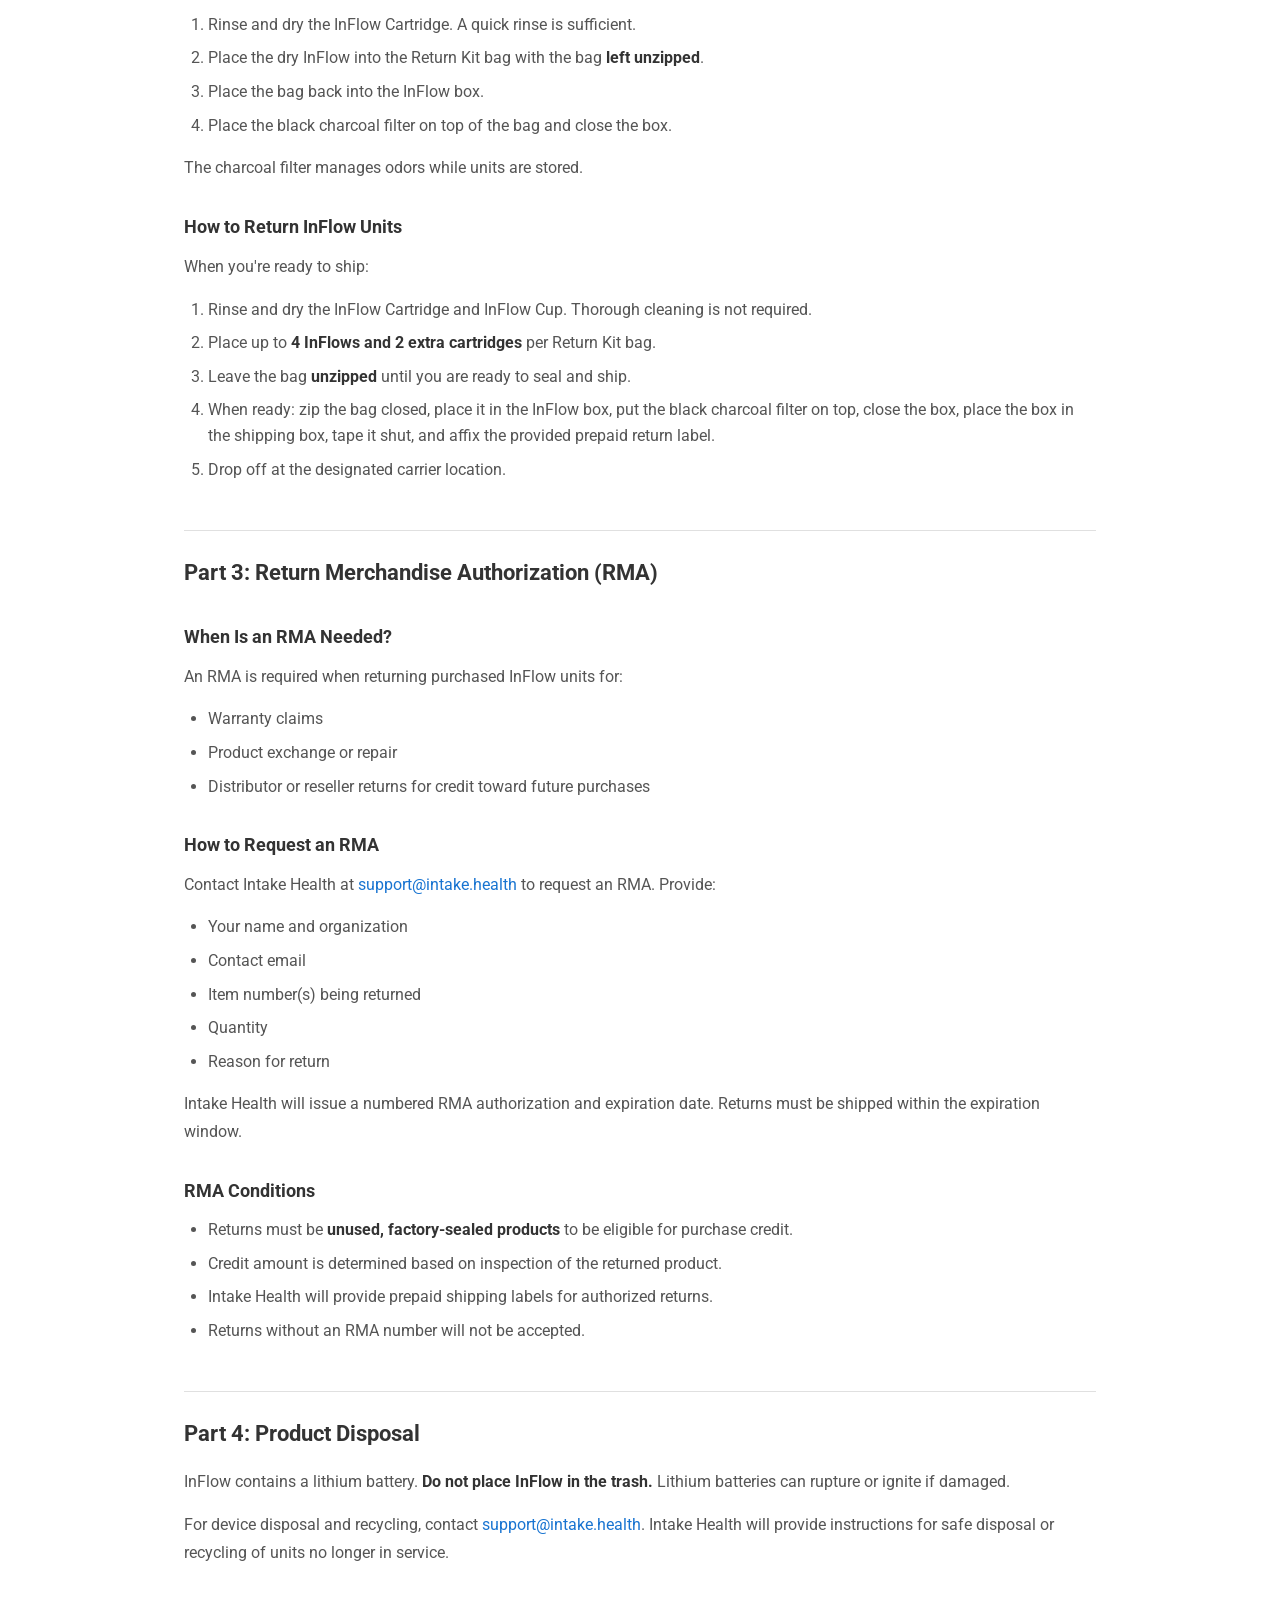
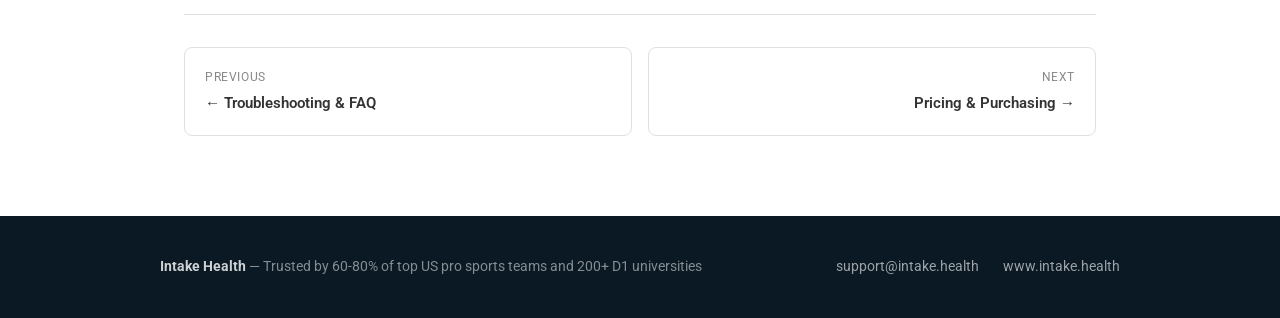
<file: articles/returns-and-lease-program.html>
<!DOCTYPE html>
<html lang="en">
<head>
  <meta charset="utf-8">
  <meta name="viewport" content="width=device-width, initial-scale=1">
  <title>Returns &amp; Lease Program — Intake Health Help Center</title>
  <meta name="description" content="InFlow lease program details, return kit instructions, RMA process, and device disposal guidelines.">
  <meta property="og:title" content="InFlow Returns &amp; Lease Program">
  <meta property="og:description" content="Learn about the maintenance-free lease program, how to return units, and RMA process.">
  <meta property="og:type" content="article">
  <meta name="theme-color" content="#0A1924">
  <link rel="icon" href="data:image/svg+xml,<svg xmlns='http://www.w3.org/2000/svg' viewBox='0 0 100 100'><rect rx='20' width='100' height='100' fill='%231874D1'/><text x='50' y='72' font-size='60' text-anchor='middle' fill='white' font-family='Arial' font-weight='bold'>i</text></svg>">
  <link href='https://fonts.googleapis.com/css2?family=Roboto:wght@400;500;700;900&display=swap' rel='stylesheet'>
  <link rel="stylesheet" href="../css/style.css">
  <link rel="stylesheet" href="../css/chat-widget.css?v=1772835007">
</head>
<body>
  <header class="site-header">
    <div class="header-inner">
      <a href="../index.html" class="header-logo">
        <img src="../assets/logo.png" alt="Intake Health" height="32">
        <span>Help Center</span>
      </a>
      <nav class="header-nav">
        <a href="https://www.intake.health" target="_blank" rel="noopener">intake.health</a>
        <a href="mailto:support@intake.health">Contact Support</a>
      </nav>
    </div>
  </header>

  <main class="article-wrapper">
    <nav class="breadcrumb">
      <a href="../index.html">Help Center</a> &rsaquo; Returns &amp; Lease Program
    </nav>

    <article class="article-content">
      <h1>InFlow Returns &amp; Lease Program Guide</h1>
      <div class="article-meta">Lease program details, return kit instructions, RMA process, and device disposal</div>

      <h2>Overview</h2>
      <p>Intake Health offers two ways to handle device rotation and returns:</p>
      <ol>
        <li><strong>Lease Program</strong> &mdash; Fresh units are sent to you on a regular schedule; you return used units using the provided Return Kit. No maintenance required on your end.</li>
        <li><strong>Return Merchandise Authorization (RMA)</strong> &mdash; For purchased units that need to be returned for credit, repair, or exchange.</li>
      </ol>

      <h2>Part 1: The InFlow Lease Program</h2>

      <h3>What Is the Lease Program?</h3>
      <p>The InFlow Lease Program eliminates the maintenance burden. Instead of managing charging cycles and humidity maintenance yourself, Intake Health handles it:</p>
      <ol>
        <li>You receive fresh, fully tested InFlow units on a regular rotation &mdash; typically every 3 to 6 months.</li>
        <li>When your fresh units arrive, you swap them in and pack up the old units.</li>
        <li>You return the old units using the provided Return Kit and prepaid shipping label.</li>
        <li>Intake Health refurbishes, tests, and reconditions the returned units.</li>
      </ol>
      <p><strong>The result:</strong> You always have clean, working, fully charged InFlow units &mdash; with zero charging, zero desiccant maintenance, and zero troubleshooting on your end.</p>

      <h3>Why Customers Choose the Lease</h3>
      <ul>
        <li><strong>No more charging hassle.</strong> Battery monitoring and recharging is eliminated.</li>
        <li><strong>No humidity maintenance.</strong> Desiccant resets are handled by Intake Health.</li>
        <li><strong>Always-fresh units.</strong> Swap cycles mean you're always running newer, refurbished devices.</li>
        <li><strong>Predictable annual cost.</strong> Flat annual fee instead of upfront purchase + ongoing parts.</li>
        <li><strong>Simplified operations.</strong> One less thing for training staff or facilities managers to manage.</li>
      </ul>

      <h2>Part 2: Return Kit Instructions</h2>

      <h3>What Is the Return Kit?</h3>
      <p>The Return Kit is the packaging used to store and ship InFlow units back during a lease swap. It includes a ZipLock bag, charcoal filters, the InFlow box, and a prepaid shipping label.</p>
      <blockquote><p><strong>Keep your Return Kit &mdash; do not throw it away.</strong> You'll need it every time you do a swap.</p></blockquote>

      <h3>Storing Discharged Units Before Return</h3>
      <p>If fresh units arrive and you're not ready to ship back immediately:</p>
      <ol>
        <li>Rinse and dry the InFlow Cartridge. A quick rinse is sufficient.</li>
        <li>Place the dry InFlow into the Return Kit bag with the bag <strong>left unzipped</strong>.</li>
        <li>Place the bag back into the InFlow box.</li>
        <li>Place the black charcoal filter on top of the bag and close the box.</li>
      </ol>
      <p>The charcoal filter manages odors while units are stored.</p>

      <h3>How to Return InFlow Units</h3>
      <p>When you're ready to ship:</p>
      <ol>
        <li>Rinse and dry the InFlow Cartridge and InFlow Cup. Thorough cleaning is not required.</li>
        <li>Place up to <strong>4 InFlows and 2 extra cartridges</strong> per Return Kit bag.</li>
        <li>Leave the bag <strong>unzipped</strong> until you are ready to seal and ship.</li>
        <li>When ready: zip the bag closed, place it in the InFlow box, put the black charcoal filter on top, close the box, place the box in the shipping box, tape it shut, and affix the provided prepaid return label.</li>
        <li>Drop off at the designated carrier location.</li>
      </ol>

      <h2>Part 3: Return Merchandise Authorization (RMA)</h2>

      <h3>When Is an RMA Needed?</h3>
      <p>An RMA is required when returning purchased InFlow units for:</p>
      <ul>
        <li>Warranty claims</li>
        <li>Product exchange or repair</li>
        <li>Distributor or reseller returns for credit toward future purchases</li>
      </ul>

      <h3>How to Request an RMA</h3>
      <p>Contact Intake Health at <a href="mailto:support@intake.health">support@intake.health</a> to request an RMA. Provide:</p>
      <ul>
        <li>Your name and organization</li>
        <li>Contact email</li>
        <li>Item number(s) being returned</li>
        <li>Quantity</li>
        <li>Reason for return</li>
      </ul>
      <p>Intake Health will issue a numbered RMA authorization and expiration date. Returns must be shipped within the expiration window.</p>

      <h3>RMA Conditions</h3>
      <ul>
        <li>Returns must be <strong>unused, factory-sealed products</strong> to be eligible for purchase credit.</li>
        <li>Credit amount is determined based on inspection of the returned product.</li>
        <li>Intake Health will provide prepaid shipping labels for authorized returns.</li>
        <li>Returns without an RMA number will not be accepted.</li>
      </ul>

      <h2>Part 4: Product Disposal</h2>
      <p>InFlow contains a lithium battery. <strong>Do not place InFlow in the trash.</strong> Lithium batteries can rupture or ignite if damaged.</p>
      <p>For device disposal and recycling, contact <a href="mailto:support@intake.health">support@intake.health</a>. Intake Health will provide instructions for safe disposal or recycling of units no longer in service.</p>

      <div class="article-nav">
        <a href="troubleshooting-and-faq.html">
          <div class="nav-label">Previous</div>
          <div class="nav-title">&larr; Troubleshooting &amp; FAQ</div>
        </a>
        <a href="pricing-and-purchasing.html" class="next">
          <div class="nav-label">Next</div>
          <div class="nav-title">Pricing &amp; Purchasing &rarr;</div>
        </a>
      </div>
    </article>
  </main>

  <footer class="site-footer">
    <div class="footer-inner">
      <div class="footer-brand"><strong>Intake Health</strong> &mdash; Trusted by 60-80% of top US pro sports teams and 200+ D1 universities</div>
      <div class="footer-links">
        <a href="mailto:support@intake.health">support@intake.health</a>
        <a href="https://www.intake.health" target="_blank" rel="noopener">www.intake.health</a>
      </div>
    </div>
  </footer>

  <script src="../js/search.js"></script>
  <script src="../js/chat-widget.js?v=1772835007"></script>
</body>
</html>
</file>
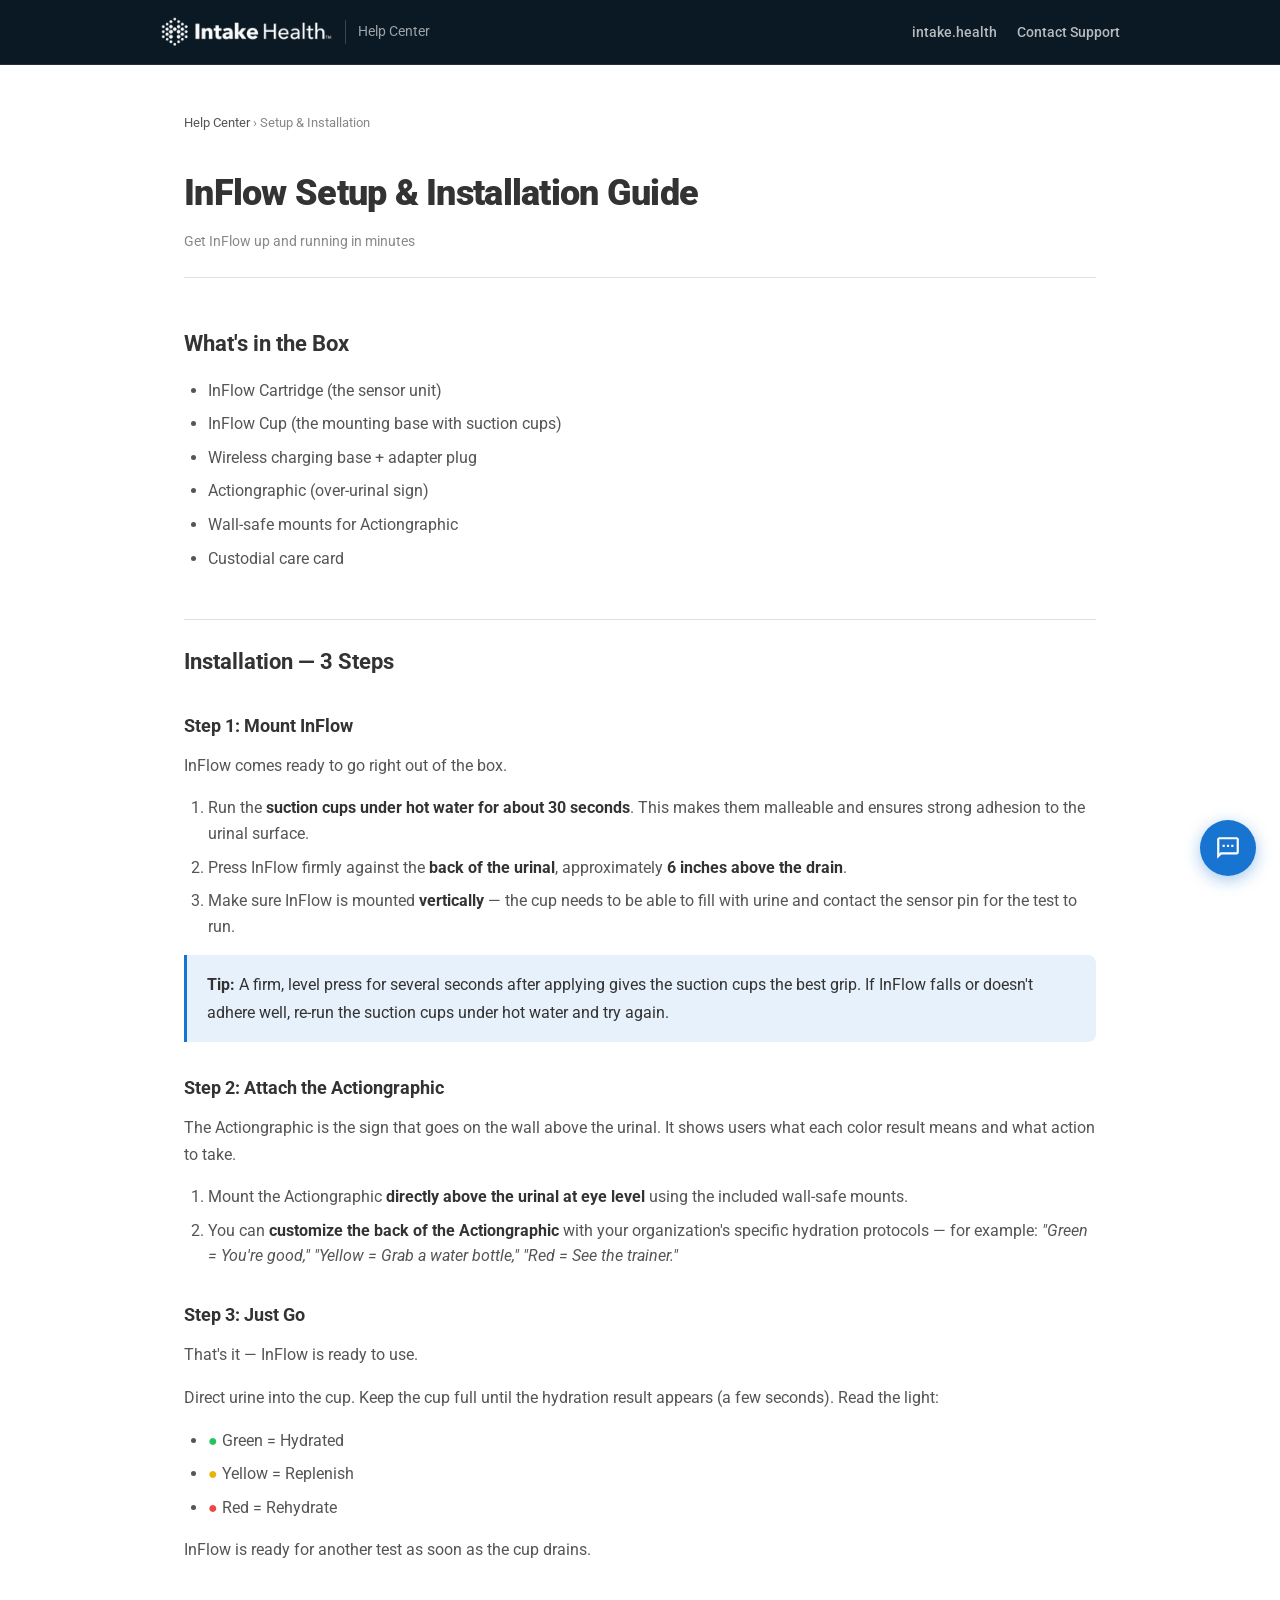
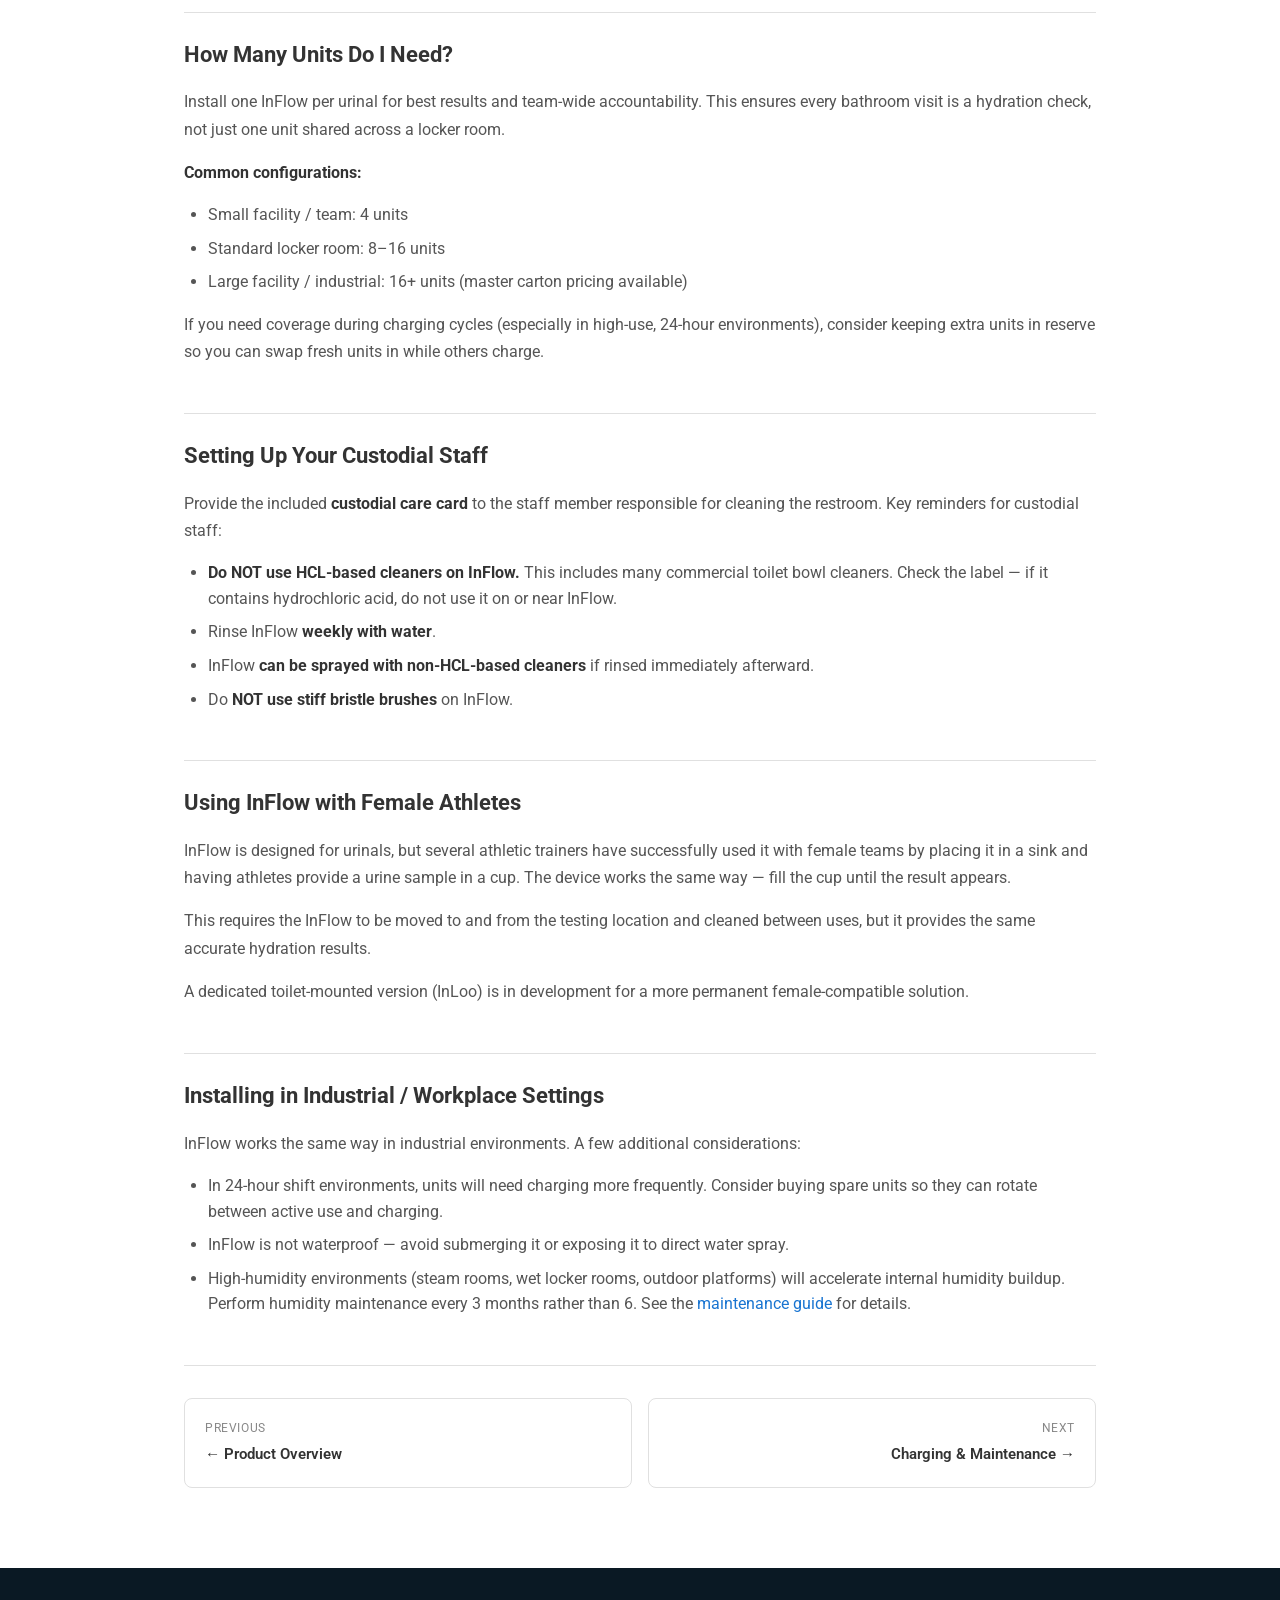
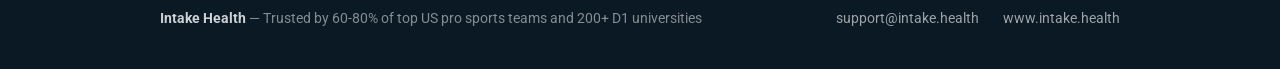
<file: articles/setup-and-installation.html>
<!DOCTYPE html>
<html lang="en">
<head>
  <meta charset="utf-8">
  <meta name="viewport" content="width=device-width, initial-scale=1">
  <title>Setup & Installation — Intake Health Help Center</title>
  <meta name="description" content="How to install InFlow in 3 easy steps. Mounting, Actiongraphic setup, custodial instructions, and tips for industrial environments.">
  <meta property="og:title" content="InFlow Setup & Installation Guide">
  <meta property="og:description" content="Step-by-step installation guide for the InFlow hydration monitor.">
  <meta property="og:type" content="article">
  <meta name="theme-color" content="#0A1924">
  <link rel="icon" href="data:image/svg+xml,<svg xmlns='http://www.w3.org/2000/svg' viewBox='0 0 100 100'><rect rx='20' width='100' height='100' fill='%231874D1'/><text x='50' y='72' font-size='60' text-anchor='middle' fill='white' font-family='Arial' font-weight='bold'>i</text></svg>">
  <link href='https://fonts.googleapis.com/css2?family=Roboto:wght@400;500;700;900&display=swap' rel='stylesheet'>
  <link rel="stylesheet" href="../css/style.css">
  <link rel="stylesheet" href="../css/chat-widget.css?v=1772835007">
</head>
<body>
  <header class="site-header">
    <div class="header-inner">
      <a href="../index.html" class="header-logo">
        <img src="../assets/logo.png" alt="Intake Health" height="32">
        <span>Help Center</span>
      </a>
      <nav class="header-nav">
        <a href="https://www.intake.health" target="_blank" rel="noopener">intake.health</a>
        <a href="mailto:support@intake.health">Contact Support</a>
      </nav>
    </div>
  </header>

  <main class="article-wrapper">
    <nav class="breadcrumb">
      <a href="../index.html">Help Center</a> &rsaquo; Setup &amp; Installation
    </nav>

    <article class="article-content">
      <h1>InFlow Setup &amp; Installation Guide</h1>
      <div class="article-meta">Get InFlow up and running in minutes</div>

      <h2>What's in the Box</h2>
      <ul>
        <li>InFlow Cartridge (the sensor unit)</li>
        <li>InFlow Cup (the mounting base with suction cups)</li>
        <li>Wireless charging base + adapter plug</li>
        <li>Actiongraphic (over-urinal sign)</li>
        <li>Wall-safe mounts for Actiongraphic</li>
        <li>Custodial care card</li>
      </ul>

      <h2>Installation &mdash; 3 Steps</h2>

      <h3>Step 1: Mount InFlow</h3>
      <p>InFlow comes ready to go right out of the box.</p>
      <ol>
        <li>Run the <strong>suction cups under hot water for about 30 seconds</strong>. This makes them malleable and ensures strong adhesion to the urinal surface.</li>
        <li>Press InFlow firmly against the <strong>back of the urinal</strong>, approximately <strong>6 inches above the drain</strong>.</li>
        <li>Make sure InFlow is mounted <strong>vertically</strong> &mdash; the cup needs to be able to fill with urine and contact the sensor pin for the test to run.</li>
      </ol>
      <blockquote><p><strong>Tip:</strong> A firm, level press for several seconds after applying gives the suction cups the best grip. If InFlow falls or doesn't adhere well, re-run the suction cups under hot water and try again.</p></blockquote>

      <h3>Step 2: Attach the Actiongraphic</h3>
      <p>The Actiongraphic is the sign that goes on the wall above the urinal. It shows users what each color result means and what action to take.</p>
      <ol>
        <li>Mount the Actiongraphic <strong>directly above the urinal at eye level</strong> using the included wall-safe mounts.</li>
        <li>You can <strong>customize the back of the Actiongraphic</strong> with your organization's specific hydration protocols &mdash; for example: <em>"Green = You're good," "Yellow = Grab a water bottle," "Red = See the trainer."</em></li>
      </ol>

      <h3>Step 3: Just Go</h3>
      <p>That's it &mdash; InFlow is ready to use.</p>
      <p>Direct urine into the cup. Keep the cup full until the hydration result appears (a few seconds). Read the light:</p>
      <ul>
        <li><span style="color:#22c55e">&#9679;</span> Green = Hydrated</li>
        <li><span style="color:#eab308">&#9679;</span> Yellow = Replenish</li>
        <li><span style="color:#ef4444">&#9679;</span> Red = Rehydrate</li>
      </ul>
      <p>InFlow is ready for another test as soon as the cup drains.</p>

      <h2>How Many Units Do I Need?</h2>
      <p>Install one InFlow per urinal for best results and team-wide accountability. This ensures every bathroom visit is a hydration check, not just one unit shared across a locker room.</p>
      <p><strong>Common configurations:</strong></p>
      <ul>
        <li>Small facility / team: 4 units</li>
        <li>Standard locker room: 8&ndash;16 units</li>
        <li>Large facility / industrial: 16+ units (master carton pricing available)</li>
      </ul>
      <p>If you need coverage during charging cycles (especially in high-use, 24-hour environments), consider keeping extra units in reserve so you can swap fresh units in while others charge.</p>

      <h2>Setting Up Your Custodial Staff</h2>
      <p>Provide the included <strong>custodial care card</strong> to the staff member responsible for cleaning the restroom. Key reminders for custodial staff:</p>
      <ul>
        <li><strong>Do NOT use HCL-based cleaners on InFlow.</strong> This includes many commercial toilet bowl cleaners. Check the label &mdash; if it contains hydrochloric acid, do not use it on or near InFlow.</li>
        <li>Rinse InFlow <strong>weekly with water</strong>.</li>
        <li>InFlow <strong>can be sprayed with non-HCL-based cleaners</strong> if rinsed immediately afterward.</li>
        <li>Do <strong>NOT use stiff bristle brushes</strong> on InFlow.</li>
      </ul>

      <h2>Using InFlow with Female Athletes</h2>
      <p>InFlow is designed for urinals, but several athletic trainers have successfully used it with female teams by placing it in a sink and having athletes provide a urine sample in a cup. The device works the same way &mdash; fill the cup until the result appears.</p>
      <p>This requires the InFlow to be moved to and from the testing location and cleaned between uses, but it provides the same accurate hydration results.</p>
      <p>A dedicated toilet-mounted version (InLoo) is in development for a more permanent female-compatible solution.</p>

      <h2>Installing in Industrial / Workplace Settings</h2>
      <p>InFlow works the same way in industrial environments. A few additional considerations:</p>
      <ul>
        <li>In 24-hour shift environments, units will need charging more frequently. Consider buying spare units so they can rotate between active use and charging.</li>
        <li>InFlow is not waterproof &mdash; avoid submerging it or exposing it to direct water spray.</li>
        <li>High-humidity environments (steam rooms, wet locker rooms, outdoor platforms) will accelerate internal humidity buildup. Perform humidity maintenance every 3 months rather than 6. See the <a href="charging-and-maintenance.html">maintenance guide</a> for details.</li>
      </ul>

      <div class="article-nav">
        <a href="product-overview.html">
          <div class="nav-label">Previous</div>
          <div class="nav-title">&larr; Product Overview</div>
        </a>
        <a href="charging-and-maintenance.html" class="next">
          <div class="nav-label">Next</div>
          <div class="nav-title">Charging &amp; Maintenance &rarr;</div>
        </a>
      </div>
    </article>
  </main>

  <footer class="site-footer">
    <div class="footer-inner">
      <div class="footer-brand"><strong>Intake Health</strong> &mdash; Trusted by 60-80% of top US pro sports teams and 200+ D1 universities</div>
      <div class="footer-links">
        <a href="mailto:support@intake.health">support@intake.health</a>
        <a href="https://www.intake.health" target="_blank" rel="noopener">www.intake.health</a>
      </div>
    </div>
  </footer>

  <script src="../js/search.js"></script>
  <script src="../js/chat-widget.js?v=1772835007"></script>
</body>
</html>
</file>
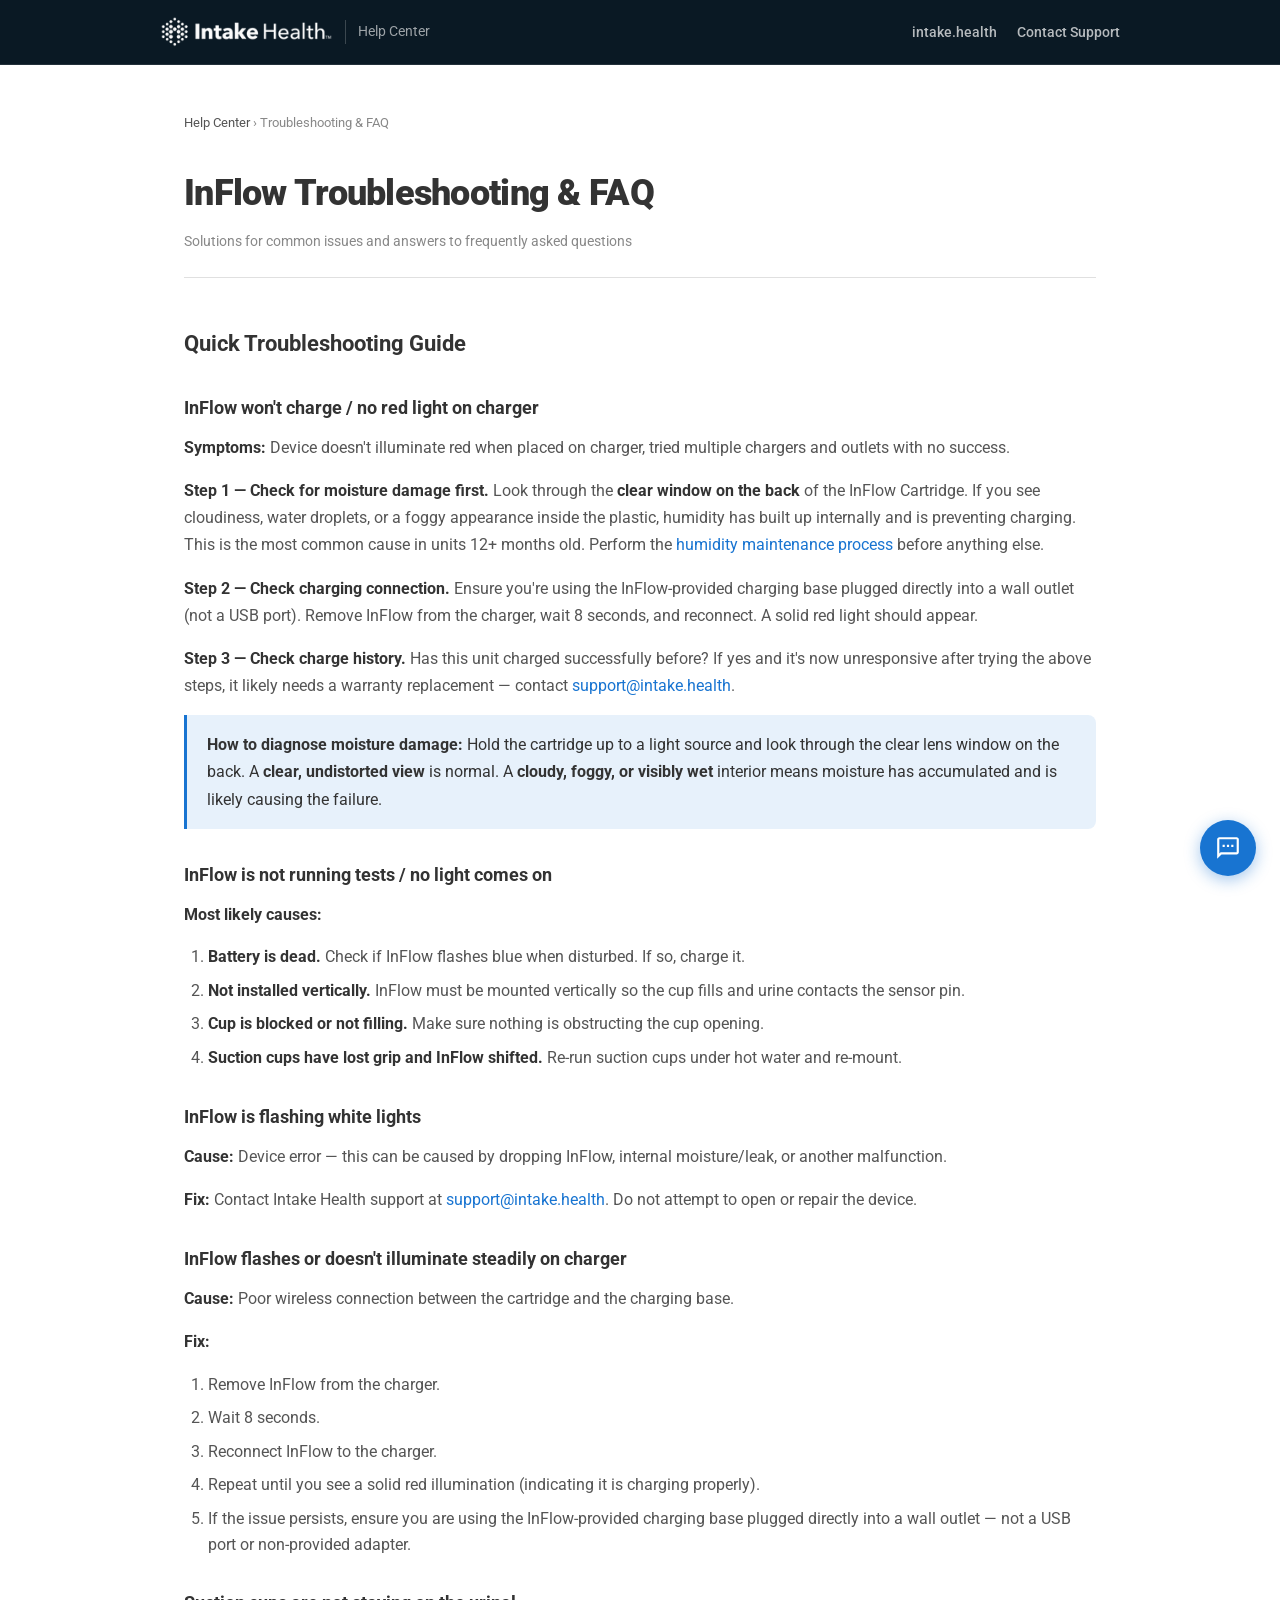
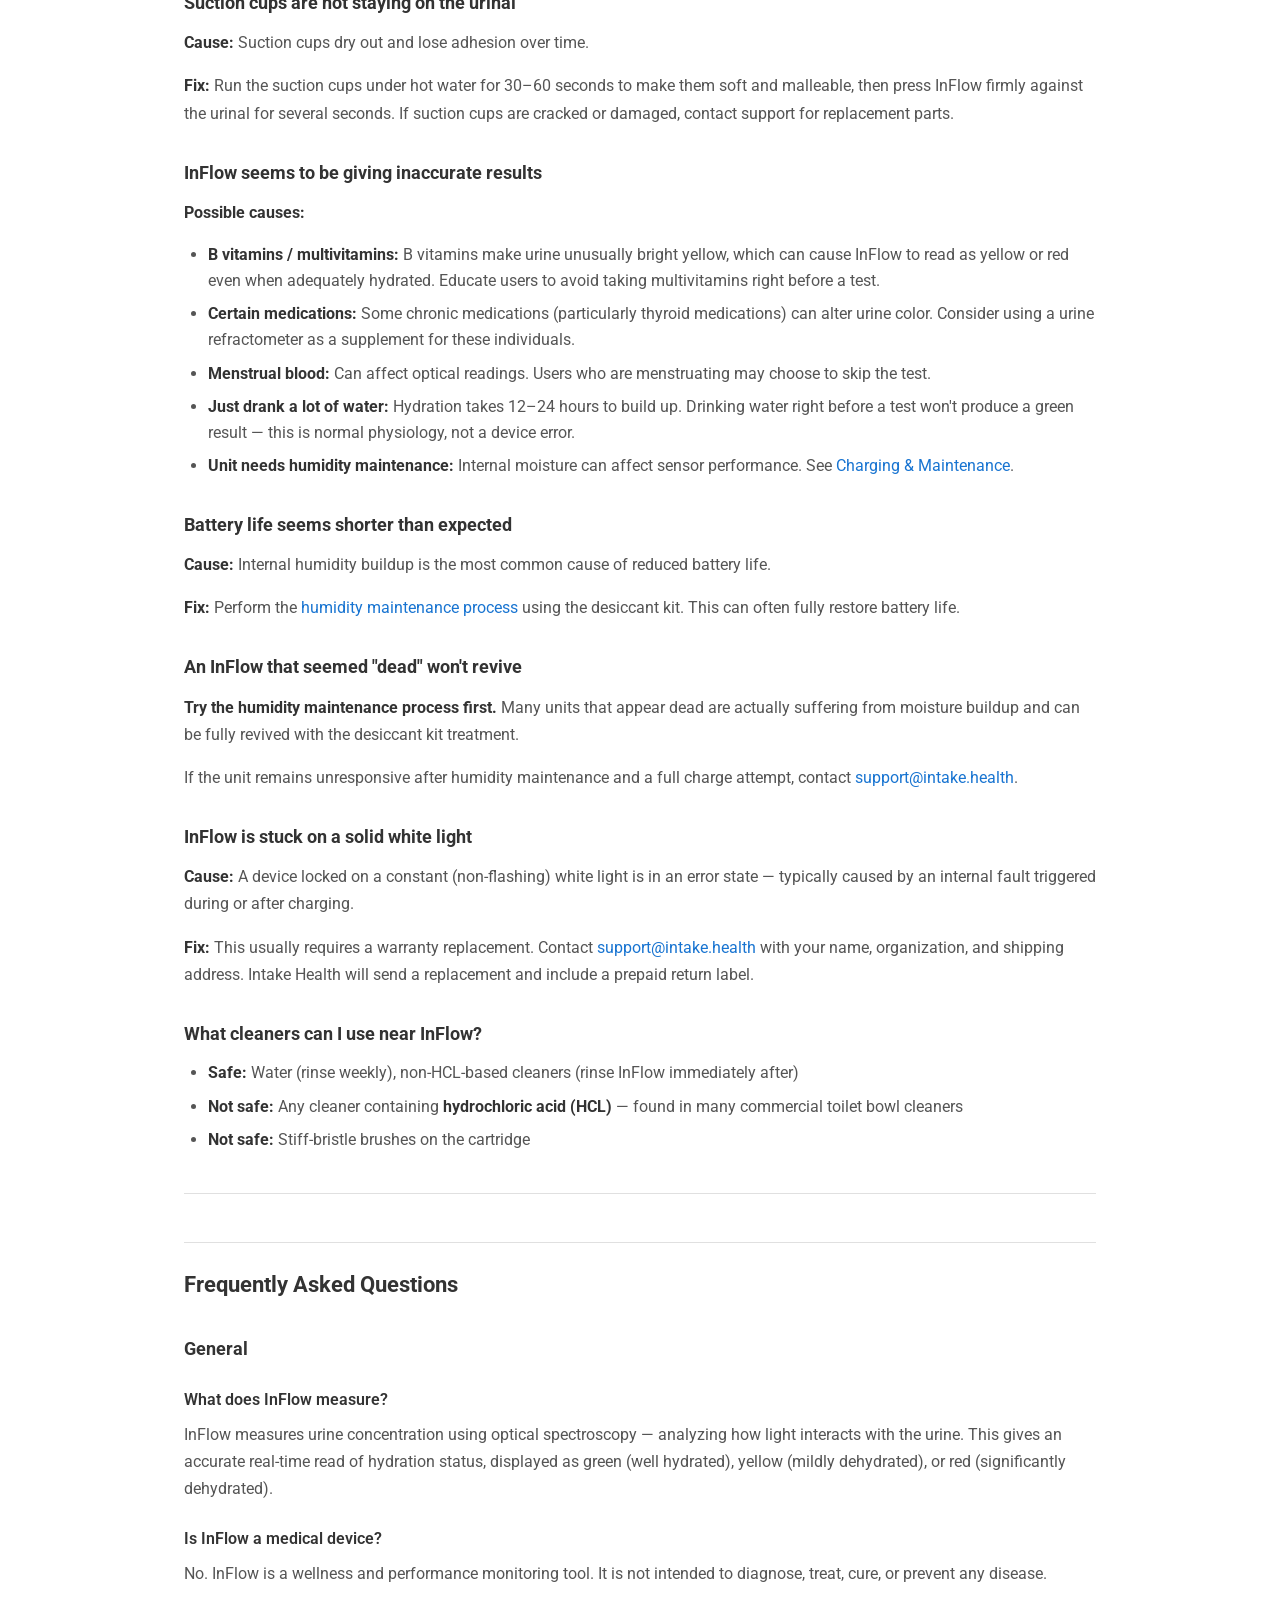
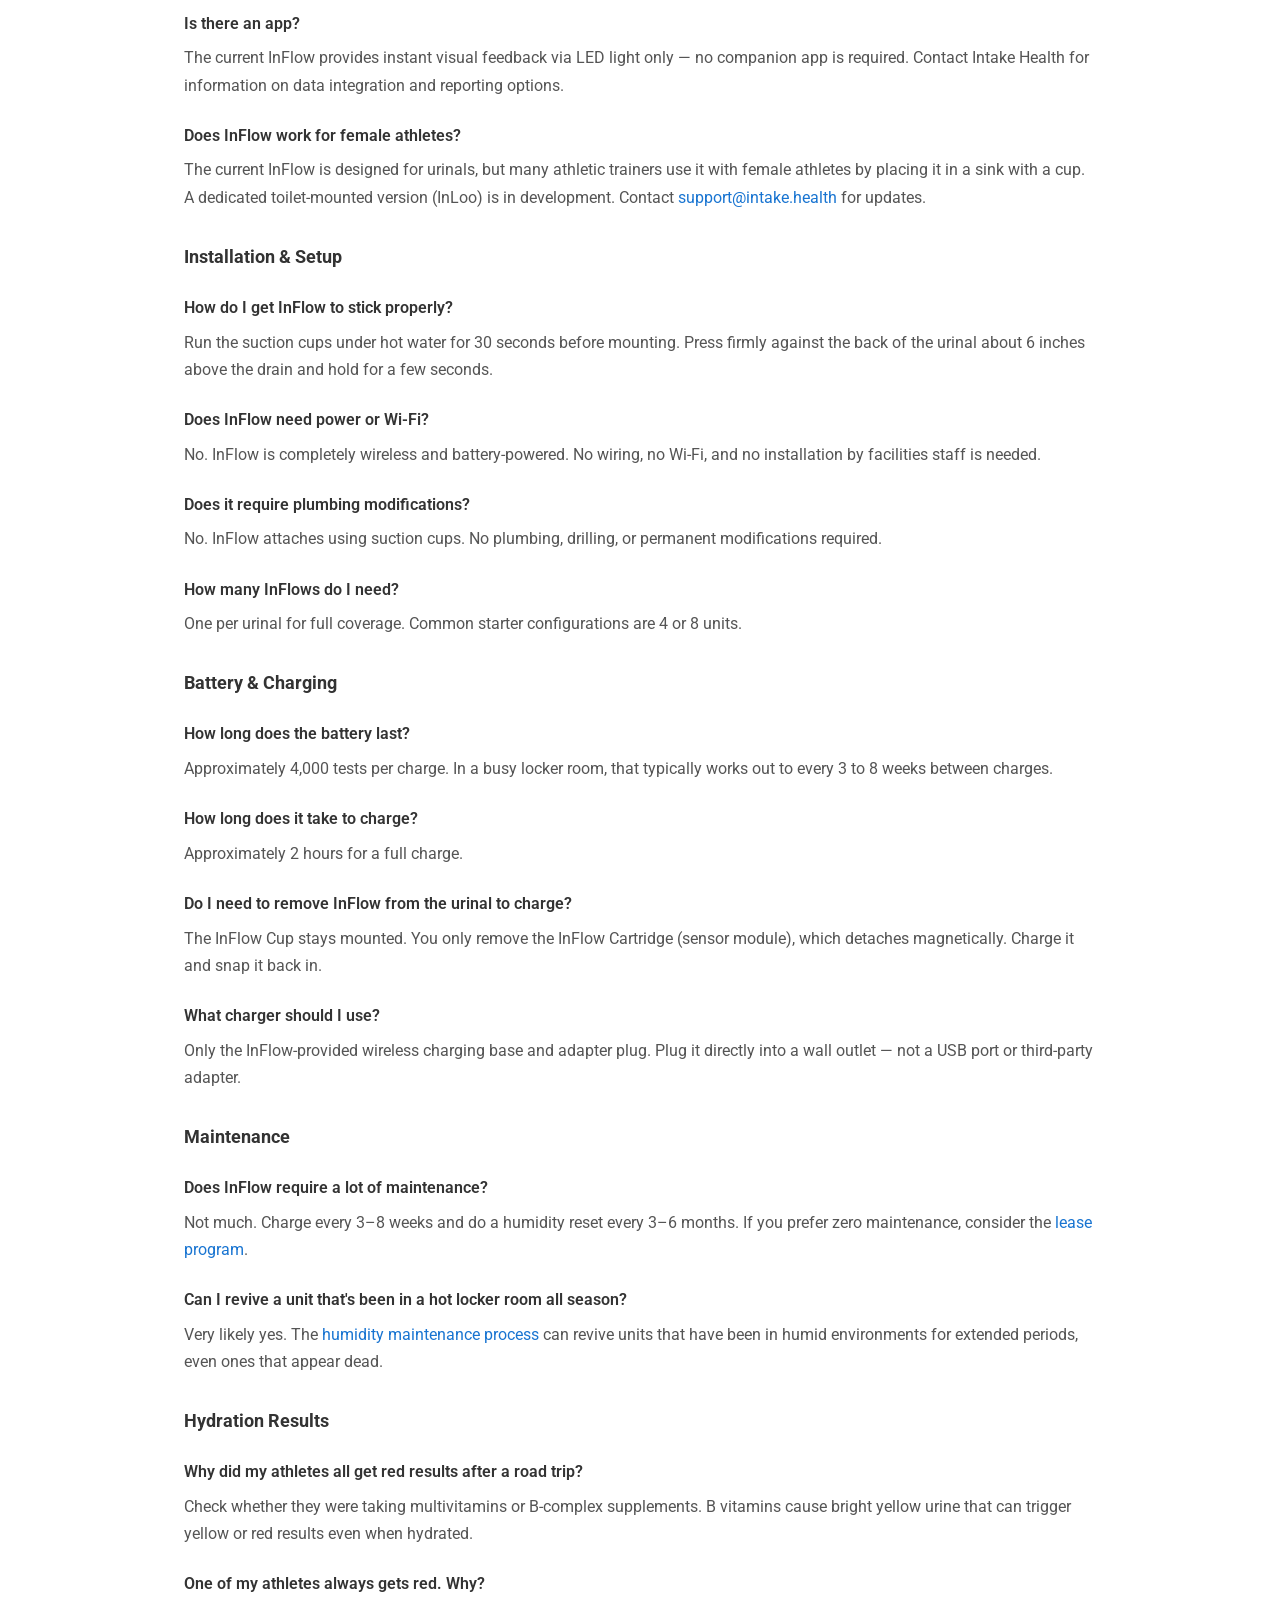
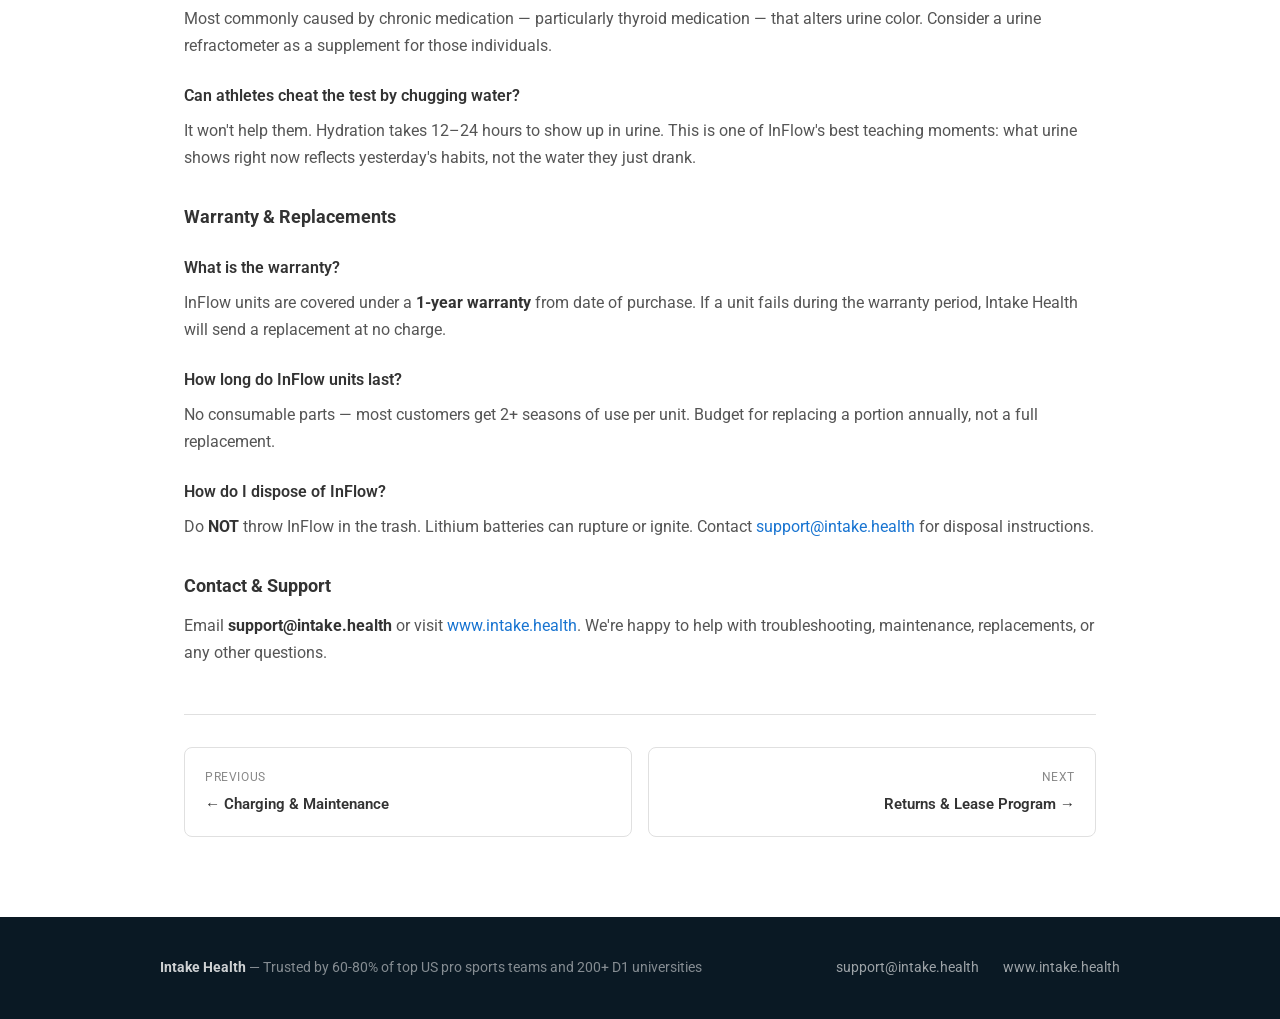
<file: articles/troubleshooting-and-faq.html>
<!DOCTYPE html>
<html lang="en">
<head>
  <meta charset="utf-8">
  <meta name="viewport" content="width=device-width, initial-scale=1">
  <title>Troubleshooting &amp; FAQ — Intake Health Help Center</title>
  <meta name="description" content="Fix common InFlow issues: won't charge, white light errors, suction problems, inaccurate results. Plus comprehensive FAQ.">
  <meta property="og:title" content="InFlow Troubleshooting &amp; FAQ">
  <meta property="og:description" content="Troubleshoot common InFlow problems and get answers to frequently asked questions.">
  <meta property="og:type" content="article">
  <meta name="theme-color" content="#0A1924">
  <link rel="icon" href="data:image/svg+xml,<svg xmlns='http://www.w3.org/2000/svg' viewBox='0 0 100 100'><rect rx='20' width='100' height='100' fill='%231874D1'/><text x='50' y='72' font-size='60' text-anchor='middle' fill='white' font-family='Arial' font-weight='bold'>i</text></svg>">
  <link href='https://fonts.googleapis.com/css2?family=Roboto:wght@400;500;700;900&display=swap' rel='stylesheet'>
  <link rel="stylesheet" href="../css/style.css">
  <link rel="stylesheet" href="../css/chat-widget.css?v=1772835007">
</head>
<body>
  <header class="site-header">
    <div class="header-inner">
      <a href="../index.html" class="header-logo">
        <img src="../assets/logo.png" alt="Intake Health" height="32">
        <span>Help Center</span>
      </a>
      <nav class="header-nav">
        <a href="https://www.intake.health" target="_blank" rel="noopener">intake.health</a>
        <a href="mailto:support@intake.health">Contact Support</a>
      </nav>
    </div>
  </header>

  <main class="article-wrapper">
    <nav class="breadcrumb">
      <a href="../index.html">Help Center</a> &rsaquo; Troubleshooting &amp; FAQ
    </nav>

    <article class="article-content">
      <h1>InFlow Troubleshooting &amp; FAQ</h1>
      <div class="article-meta">Solutions for common issues and answers to frequently asked questions</div>

      <h2>Quick Troubleshooting Guide</h2>

      <h3>InFlow won't charge / no red light on charger</h3>
      <p><strong>Symptoms:</strong> Device doesn't illuminate red when placed on charger, tried multiple chargers and outlets with no success.</p>
      <p><strong>Step 1 &mdash; Check for moisture damage first.</strong> Look through the <strong>clear window on the back</strong> of the InFlow Cartridge. If you see cloudiness, water droplets, or a foggy appearance inside the plastic, humidity has built up internally and is preventing charging. This is the most common cause in units 12+ months old. Perform the <a href="charging-and-maintenance.html">humidity maintenance process</a> before anything else.</p>
      <p><strong>Step 2 &mdash; Check charging connection.</strong> Ensure you're using the InFlow-provided charging base plugged directly into a wall outlet (not a USB port). Remove InFlow from the charger, wait 8 seconds, and reconnect. A solid red light should appear.</p>
      <p><strong>Step 3 &mdash; Check charge history.</strong> Has this unit charged successfully before? If yes and it's now unresponsive after trying the above steps, it likely needs a warranty replacement &mdash; contact <a href="mailto:support@intake.health">support@intake.health</a>.</p>
      <blockquote><p><strong>How to diagnose moisture damage:</strong> Hold the cartridge up to a light source and look through the clear lens window on the back. A <strong>clear, undistorted view</strong> is normal. A <strong>cloudy, foggy, or visibly wet</strong> interior means moisture has accumulated and is likely causing the failure.</p></blockquote>

      <h3>InFlow is not running tests / no light comes on</h3>
      <p><strong>Most likely causes:</strong></p>
      <ol>
        <li><strong>Battery is dead.</strong> Check if InFlow flashes blue when disturbed. If so, charge it.</li>
        <li><strong>Not installed vertically.</strong> InFlow must be mounted vertically so the cup fills and urine contacts the sensor pin.</li>
        <li><strong>Cup is blocked or not filling.</strong> Make sure nothing is obstructing the cup opening.</li>
        <li><strong>Suction cups have lost grip and InFlow shifted.</strong> Re-run suction cups under hot water and re-mount.</li>
      </ol>

      <h3>InFlow is flashing white lights</h3>
      <p><strong>Cause:</strong> Device error &mdash; this can be caused by dropping InFlow, internal moisture/leak, or another malfunction.</p>
      <p><strong>Fix:</strong> Contact Intake Health support at <a href="mailto:support@intake.health">support@intake.health</a>. Do not attempt to open or repair the device.</p>

      <h3>InFlow flashes or doesn't illuminate steadily on charger</h3>
      <p><strong>Cause:</strong> Poor wireless connection between the cartridge and the charging base.</p>
      <p><strong>Fix:</strong></p>
      <ol>
        <li>Remove InFlow from the charger.</li>
        <li>Wait 8 seconds.</li>
        <li>Reconnect InFlow to the charger.</li>
        <li>Repeat until you see a solid red illumination (indicating it is charging properly).</li>
        <li>If the issue persists, ensure you are using the InFlow-provided charging base plugged directly into a wall outlet &mdash; not a USB port or non-provided adapter.</li>
      </ol>

      <h3>Suction cups are not staying on the urinal</h3>
      <p><strong>Cause:</strong> Suction cups dry out and lose adhesion over time.</p>
      <p><strong>Fix:</strong> Run the suction cups under hot water for 30&ndash;60 seconds to make them soft and malleable, then press InFlow firmly against the urinal for several seconds. If suction cups are cracked or damaged, contact support for replacement parts.</p>

      <h3>InFlow seems to be giving inaccurate results</h3>
      <p><strong>Possible causes:</strong></p>
      <ul>
        <li><strong>B vitamins / multivitamins:</strong> B vitamins make urine unusually bright yellow, which can cause InFlow to read as yellow or red even when adequately hydrated. Educate users to avoid taking multivitamins right before a test.</li>
        <li><strong>Certain medications:</strong> Some chronic medications (particularly thyroid medications) can alter urine color. Consider using a urine refractometer as a supplement for these individuals.</li>
        <li><strong>Menstrual blood:</strong> Can affect optical readings. Users who are menstruating may choose to skip the test.</li>
        <li><strong>Just drank a lot of water:</strong> Hydration takes 12&ndash;24 hours to build up. Drinking water right before a test won't produce a green result &mdash; this is normal physiology, not a device error.</li>
        <li><strong>Unit needs humidity maintenance:</strong> Internal moisture can affect sensor performance. See <a href="charging-and-maintenance.html">Charging &amp; Maintenance</a>.</li>
      </ul>

      <h3>Battery life seems shorter than expected</h3>
      <p><strong>Cause:</strong> Internal humidity buildup is the most common cause of reduced battery life.</p>
      <p><strong>Fix:</strong> Perform the <a href="charging-and-maintenance.html">humidity maintenance process</a> using the desiccant kit. This can often fully restore battery life.</p>

      <h3>An InFlow that seemed "dead" won't revive</h3>
      <p><strong>Try the humidity maintenance process first.</strong> Many units that appear dead are actually suffering from moisture buildup and can be fully revived with the desiccant kit treatment.</p>
      <p>If the unit remains unresponsive after humidity maintenance and a full charge attempt, contact <a href="mailto:support@intake.health">support@intake.health</a>.</p>

      <h3>InFlow is stuck on a solid white light</h3>
      <p><strong>Cause:</strong> A device locked on a constant (non-flashing) white light is in an error state &mdash; typically caused by an internal fault triggered during or after charging.</p>
      <p><strong>Fix:</strong> This usually requires a warranty replacement. Contact <a href="mailto:support@intake.health">support@intake.health</a> with your name, organization, and shipping address. Intake Health will send a replacement and include a prepaid return label.</p>

      <h3>What cleaners can I use near InFlow?</h3>
      <ul>
        <li><strong>Safe:</strong> Water (rinse weekly), non-HCL-based cleaners (rinse InFlow immediately after)</li>
        <li><strong>Not safe:</strong> Any cleaner containing <strong>hydrochloric acid (HCL)</strong> &mdash; found in many commercial toilet bowl cleaners</li>
        <li><strong>Not safe:</strong> Stiff-bristle brushes on the cartridge</li>
      </ul>

      <hr>

      <h2>Frequently Asked Questions</h2>

      <h3>General</h3>

      <h4>What does InFlow measure?</h4>
      <p>InFlow measures urine concentration using optical spectroscopy &mdash; analyzing how light interacts with the urine. This gives an accurate real-time read of hydration status, displayed as green (well hydrated), yellow (mildly dehydrated), or red (significantly dehydrated).</p>

      <h4>Is InFlow a medical device?</h4>
      <p>No. InFlow is a wellness and performance monitoring tool. It is not intended to diagnose, treat, cure, or prevent any disease.</p>

      <h4>Is there an app?</h4>
      <p>The current InFlow provides instant visual feedback via LED light only &mdash; no companion app is required. Contact Intake Health for information on data integration and reporting options.</p>

      <h4>Does InFlow work for female athletes?</h4>
      <p>The current InFlow is designed for urinals, but many athletic trainers use it with female athletes by placing it in a sink with a cup. A dedicated toilet-mounted version (InLoo) is in development. Contact <a href="mailto:support@intake.health">support@intake.health</a> for updates.</p>

      <h3>Installation &amp; Setup</h3>

      <h4>How do I get InFlow to stick properly?</h4>
      <p>Run the suction cups under hot water for 30 seconds before mounting. Press firmly against the back of the urinal about 6 inches above the drain and hold for a few seconds.</p>

      <h4>Does InFlow need power or Wi-Fi?</h4>
      <p>No. InFlow is completely wireless and battery-powered. No wiring, no Wi-Fi, and no installation by facilities staff is needed.</p>

      <h4>Does it require plumbing modifications?</h4>
      <p>No. InFlow attaches using suction cups. No plumbing, drilling, or permanent modifications required.</p>

      <h4>How many InFlows do I need?</h4>
      <p>One per urinal for full coverage. Common starter configurations are 4 or 8 units.</p>

      <h3>Battery &amp; Charging</h3>

      <h4>How long does the battery last?</h4>
      <p>Approximately 4,000 tests per charge. In a busy locker room, that typically works out to every 3 to 8 weeks between charges.</p>

      <h4>How long does it take to charge?</h4>
      <p>Approximately 2 hours for a full charge.</p>

      <h4>Do I need to remove InFlow from the urinal to charge?</h4>
      <p>The InFlow Cup stays mounted. You only remove the InFlow Cartridge (sensor module), which detaches magnetically. Charge it and snap it back in.</p>

      <h4>What charger should I use?</h4>
      <p>Only the InFlow-provided wireless charging base and adapter plug. Plug it directly into a wall outlet &mdash; not a USB port or third-party adapter.</p>

      <h3>Maintenance</h3>

      <h4>Does InFlow require a lot of maintenance?</h4>
      <p>Not much. Charge every 3&ndash;8 weeks and do a humidity reset every 3&ndash;6 months. If you prefer zero maintenance, consider the <a href="returns-and-lease-program.html">lease program</a>.</p>

      <h4>Can I revive a unit that's been in a hot locker room all season?</h4>
      <p>Very likely yes. The <a href="charging-and-maintenance.html">humidity maintenance process</a> can revive units that have been in humid environments for extended periods, even ones that appear dead.</p>

      <h3>Hydration Results</h3>

      <h4>Why did my athletes all get red results after a road trip?</h4>
      <p>Check whether they were taking multivitamins or B-complex supplements. B vitamins cause bright yellow urine that can trigger yellow or red results even when hydrated.</p>

      <h4>One of my athletes always gets red. Why?</h4>
      <p>Most commonly caused by chronic medication &mdash; particularly thyroid medication &mdash; that alters urine color. Consider a urine refractometer as a supplement for those individuals.</p>

      <h4>Can athletes cheat the test by chugging water?</h4>
      <p>It won't help them. Hydration takes 12&ndash;24 hours to show up in urine. This is one of InFlow's best teaching moments: what urine shows right now reflects yesterday's habits, not the water they just drank.</p>

      <h3>Warranty &amp; Replacements</h3>

      <h4>What is the warranty?</h4>
      <p>InFlow units are covered under a <strong>1-year warranty</strong> from date of purchase. If a unit fails during the warranty period, Intake Health will send a replacement at no charge.</p>

      <h4>How long do InFlow units last?</h4>
      <p>No consumable parts &mdash; most customers get 2+ seasons of use per unit. Budget for replacing a portion annually, not a full replacement.</p>

      <h4>How do I dispose of InFlow?</h4>
      <p>Do <strong>NOT</strong> throw InFlow in the trash. Lithium batteries can rupture or ignite. Contact <a href="mailto:support@intake.health">support@intake.health</a> for disposal instructions.</p>

      <h3>Contact &amp; Support</h3>
      <p>Email <a href="mailto:support@intake.health"><strong>support@intake.health</strong></a> or visit <a href="https://www.intake.health" target="_blank" rel="noopener">www.intake.health</a>. We're happy to help with troubleshooting, maintenance, replacements, or any other questions.</p>

      <div class="article-nav">
        <a href="charging-and-maintenance.html">
          <div class="nav-label">Previous</div>
          <div class="nav-title">&larr; Charging &amp; Maintenance</div>
        </a>
        <a href="returns-and-lease-program.html" class="next">
          <div class="nav-label">Next</div>
          <div class="nav-title">Returns &amp; Lease Program &rarr;</div>
        </a>
      </div>
    </article>
  </main>

  <footer class="site-footer">
    <div class="footer-inner">
      <div class="footer-brand"><strong>Intake Health</strong> &mdash; Trusted by 60-80% of top US pro sports teams and 200+ D1 universities</div>
      <div class="footer-links">
        <a href="mailto:support@intake.health">support@intake.health</a>
        <a href="https://www.intake.health" target="_blank" rel="noopener">www.intake.health</a>
      </div>
    </div>
  </footer>

  <script src="../js/search.js"></script>
  <script src="../js/chat-widget.js?v=1772835007"></script>
</body>
</html>
</file>
<file: css/style.css>
/* Intake Health Help Center — Style Sheet */

:root {
  --bg-primary: #0A1924;
  --bg-secondary: #0A1924;
  --bg-card: #ffffff;
  --bg-card-hover: #f5f5f5;
  --accent: #1874D1;
  --accent-hover: #3d8fde;
  --accent-dim: rgba(24, 116, 209, 0.1);
  --text-primary: #333333;
  --text-secondary: #555555;
  --text-muted: #888888;
  --text-light: #ffffff;
  --border: #e0e0e0;
  --border-accent: rgba(24, 116, 209, 0.4);
  --radius: 12px;
  --radius-sm: 8px;
  --max-width: 960px;
  --transition: 0.2s ease;
  --bg-light: #F5F5F5;
}

*, *::before, *::after { box-sizing: border-box; margin: 0; padding: 0; }

html { scroll-behavior: smooth; -webkit-text-size-adjust: 100%; }

body {
  font-family: 'Roboto', -apple-system, BlinkMacSystemFont, 'Segoe UI', Helvetica, Arial, sans-serif;
  background: #ffffff;
  color: var(--text-primary);
  line-height: 1.6;
  min-height: 100vh;
  display: flex;
  flex-direction: column;
  font-weight: 400;
}

a { color: var(--accent); text-decoration: none; transition: color var(--transition); }
a:hover { color: var(--accent-hover); }

img { max-width: 100%; height: auto; }

h1, h2, h3, h4, h5, h6 {
  font-family: 'Roboto', sans-serif;
  font-weight: 700;
}

/* Header */
.site-header {
  background: var(--bg-secondary);
  border-bottom: 1px solid rgba(255,255,255,0.1);
  padding: 0 24px;
  position: sticky;
  top: 0;
  z-index: 100;
  backdrop-filter: blur(12px);
  -webkit-backdrop-filter: blur(12px);
}

.header-inner {
  max-width: var(--max-width);
  margin: 0 auto;
  display: flex;
  align-items: center;
  justify-content: space-between;
  height: 64px;
}

.header-logo {
  display: flex;
  align-items: center;
  gap: 12px;
  font-weight: 700;
  font-size: 1.05rem;
  color: var(--text-light);
}

.header-logo img {
  height: 32px;
  width: auto;
}

.header-logo span {
  color: rgba(255,255,255,0.6);
  font-weight: 400;
  font-size: 0.9rem;
  padding-left: 12px;
  border-left: 1px solid rgba(255,255,255,0.2);
}

.header-nav { display: flex; gap: 20px; align-items: center; }

.header-nav a {
  color: rgba(255,255,255,0.7);
  font-size: 0.875rem;
  font-weight: 500;
  transition: color var(--transition);
}

.header-nav a:hover { color: #ffffff; }

/* Hero */
.hero {
  background: linear-gradient(135deg, #0A1924 0%, #0d2233 50%, #0f2a40 100%);
  padding: 80px 24px 64px;
  text-align: center;
  border-bottom: none;
}

.hero h1 {
  font-size: clamp(2rem, 5vw, 3rem);
  font-weight: 900;
  letter-spacing: -0.02em;
  margin-bottom: 12px;
  color: #ffffff;
  background: none;
  -webkit-background-clip: unset;
  -webkit-text-fill-color: unset;
  background-clip: unset;
}

.hero p {
  color: rgba(255,255,255,0.7);
  font-size: 1.125rem;
  max-width: 540px;
  margin: 0 auto 36px;
}

/* Search */
.search-wrapper {
  max-width: 560px;
  margin: 0 auto;
  position: relative;
}

.search-wrapper svg {
  position: absolute;
  left: 16px;
  top: 50%;
  transform: translateY(-50%);
  color: var(--text-muted);
  pointer-events: none;
  width: 20px;
  height: 20px;
}

.search-input {
  width: 100%;
  padding: 14px 16px 14px 48px;
  background: #ffffff;
  border: 1px solid #ddd;
  border-radius: var(--radius);
  color: var(--text-primary);
  font-size: 1rem;
  font-family: 'Roboto', sans-serif;
  outline: none;
  transition: border-color var(--transition), box-shadow var(--transition);
}

.search-input::placeholder { color: var(--text-muted); }
.search-input:focus {
  border-color: var(--accent);
  box-shadow: 0 0 0 3px var(--accent-dim);
}

.search-results {
  position: absolute;
  top: calc(100% + 8px);
  left: 0;
  right: 0;
  background: #ffffff;
  border: 1px solid var(--border);
  border-radius: var(--radius);
  overflow: hidden;
  display: none;
  z-index: 50;
  box-shadow: 0 16px 48px rgba(0,0,0,0.15);
  max-height: 400px;
  overflow-y: auto;
}

.search-results.active { display: block; }

.search-result-item {
  display: block;
  padding: 14px 20px;
  border-bottom: 1px solid var(--border);
  transition: background var(--transition);
}

.search-result-item:last-child { border-bottom: none; }
.search-result-item:hover { background: var(--bg-light); }

.search-result-item .result-title {
  font-weight: 600;
  font-size: 0.95rem;
  color: var(--text-primary);
  margin-bottom: 4px;
}

.search-result-item .result-snippet {
  font-size: 0.8rem;
  color: var(--text-secondary);
  line-height: 1.4;
}

.search-result-item .result-snippet mark {
  background: var(--accent-dim);
  color: var(--accent);
  border-radius: 2px;
  padding: 0 2px;
}

.search-no-results {
  padding: 20px;
  text-align: center;
  color: var(--text-muted);
  font-size: 0.9rem;
}

/* Category Cards */
.categories {
  max-width: var(--max-width);
  margin: 0 auto;
  padding: 48px 24px 64px;
}

.categories h2 {
  font-size: 0.8rem;
  font-weight: 700;
  margin-bottom: 24px;
  color: var(--text-secondary);
  text-transform: uppercase;
  letter-spacing: 0.05em;
}

.card-grid {
  display: grid;
  grid-template-columns: repeat(auto-fill, minmax(280px, 1fr));
  gap: 16px;
}

.card {
  background: #ffffff;
  border: 1px solid var(--border);
  border-radius: var(--radius);
  padding: 28px 24px;
  transition: border-color var(--transition), transform var(--transition), box-shadow var(--transition);
  display: flex;
  flex-direction: column;
  gap: 12px;
}

.card:hover {
  border-color: var(--border-accent);
  transform: translateY(-2px);
  box-shadow: 0 8px 24px rgba(24, 116, 209, 0.1);
}

.card-icon {
  width: 44px;
  height: 44px;
  background: var(--accent-dim);
  border-radius: var(--radius-sm);
  display: flex;
  align-items: center;
  justify-content: center;
  color: var(--accent);
  font-size: 1.25rem;
  flex-shrink: 0;
}

.card h3 {
  font-size: 1.05rem;
  font-weight: 700;
  color: var(--text-primary);
}

.card p {
  font-size: 0.875rem;
  color: var(--text-secondary);
  line-height: 1.5;
  flex: 1;
}

.card .card-link {
  font-size: 0.8rem;
  font-weight: 600;
  color: var(--accent);
  display: flex;
  align-items: center;
  gap: 4px;
}

.card:hover .card-link { color: var(--accent-hover); }

/* LED Reference */
.led-section {
  background: var(--bg-primary);
  padding: 48px 24px 64px;
}

.led-section-inner {
  max-width: var(--max-width);
  margin: 0 auto;
}

.led-section h2 {
  font-size: 0.8rem;
  font-weight: 700;
  margin-bottom: 24px;
  color: rgba(255,255,255,0.6);
  text-transform: uppercase;
  letter-spacing: 0.05em;
}

.led-grid {
  display: grid;
  grid-template-columns: repeat(auto-fill, minmax(200px, 1fr));
  gap: 12px;
}

.led-item {
  background: rgba(255,255,255,0.05);
  border: 1px solid rgba(255,255,255,0.1);
  border-radius: var(--radius-sm);
  padding: 20px;
  display: flex;
  align-items: flex-start;
  gap: 14px;
}

.led-dot {
  width: 16px;
  height: 16px;
  border-radius: 50%;
  flex-shrink: 0;
  margin-top: 3px;
  box-shadow: 0 0 8px currentColor;
}

.led-dot.green { background: #22c55e; color: #22c55e; }
.led-dot.yellow { background: #eab308; color: #eab308; }
.led-dot.red { background: #ef4444; color: #ef4444; }
.led-dot.blue { background: #3b82f6; color: #3b82f6; animation: pulse 2s infinite; }
.led-dot.white { background: #f0f0f0; color: #f0f0f0; animation: pulse 2s infinite; }
.led-dot.red-green {
  background: #ef4444;
  color: #ef4444;
  animation: red-green-flash 1.5s infinite;
}

@keyframes red-green-flash {
  0%, 100% { background: #ef4444; color: #ef4444; }
  50% { background: #22c55e; color: #22c55e; }
}

@keyframes pulse {
  0%, 100% { opacity: 1; }
  50% { opacity: 0.3; }
}

.led-group-heading {
  font-size: 1rem;
  font-weight: 700;
  color: rgba(255,255,255,0.85);
  margin-bottom: 12px;
  margin-top: 32px;
}

.led-group-heading:first-of-type {
  margin-top: 0;
}

.led-grid + .led-group-heading {
  margin-top: 32px;
}

a.led-item-link {
  text-decoration: none;
  transition: border-color var(--transition);
}

a.led-item-link:hover {
  border-color: var(--accent);
}

a.led-item-link:hover .led-info span {
  color: var(--accent);
}

.led-info strong {
  display: block;
  font-size: 0.875rem;
  color: #ffffff;
  margin-bottom: 2px;
}

.led-info span {
  font-size: 0.8rem;
  color: rgba(255,255,255,0.6);
}

/* Article Page */
.article-wrapper {
  max-width: var(--max-width);
  margin: 0 auto;
  padding: 48px 24px 80px;
}

.breadcrumb {
  font-size: 0.8rem;
  color: var(--text-muted);
  margin-bottom: 32px;
}

.breadcrumb a { color: var(--text-secondary); }
.breadcrumb a:hover { color: var(--accent); }

.article-content h1 {
  font-size: clamp(1.75rem, 4vw, 2.25rem);
  font-weight: 900;
  letter-spacing: -0.02em;
  margin-bottom: 8px;
  color: var(--text-primary);
}

.article-content .article-meta {
  color: var(--text-muted);
  font-size: 0.85rem;
  margin-bottom: 40px;
  padding-bottom: 24px;
  border-bottom: 1px solid var(--border);
}

.article-content h2 {
  font-size: 1.4rem;
  font-weight: 700;
  margin-top: 48px;
  margin-bottom: 16px;
  padding-top: 24px;
  border-top: 1px solid var(--border);
  color: var(--text-primary);
}

.article-content h2:first-of-type {
  border-top: none;
  padding-top: 0;
}

.article-content h3 {
  font-size: 1.1rem;
  font-weight: 700;
  margin-top: 32px;
  margin-bottom: 12px;
  color: var(--text-primary);
}

.article-content h4 {
  font-size: 1rem;
  font-weight: 600;
  margin-top: 24px;
  margin-bottom: 8px;
  color: var(--text-primary);
}

.article-content p {
  margin-bottom: 16px;
  color: var(--text-secondary);
  line-height: 1.7;
}

.article-content strong { color: var(--text-primary); }

.article-content ul, .article-content ol {
  margin-bottom: 16px;
  padding-left: 24px;
  color: var(--text-secondary);
}

.article-content li { margin-bottom: 8px; line-height: 1.6; }

.article-content table {
  width: 100%;
  border-collapse: collapse;
  margin-bottom: 24px;
  font-size: 0.9rem;
}

.article-content th {
  text-align: left;
  padding: 12px 16px;
  background: var(--bg-light);
  border: 1px solid var(--border);
  color: var(--text-primary);
  font-weight: 600;
  font-size: 0.8rem;
  text-transform: uppercase;
  letter-spacing: 0.03em;
}

.article-content td {
  padding: 12px 16px;
  border: 1px solid var(--border);
  color: var(--text-secondary);
}

.article-content tr:hover td { background: var(--bg-light); }

.article-content blockquote {
  border-left: 3px solid var(--accent);
  background: var(--accent-dim);
  padding: 16px 20px;
  margin: 0 0 20px;
  border-radius: 0 var(--radius-sm) var(--radius-sm) 0;
}

.article-content blockquote p { margin-bottom: 0; color: var(--text-primary); }

.article-content code {
  background: var(--bg-light);
  padding: 2px 6px;
  border-radius: 4px;
  font-size: 0.85em;
  color: var(--accent);
}

.article-content pre {
  background: var(--bg-light);
  border: 1px solid var(--border);
  border-radius: var(--radius-sm);
  padding: 16px 20px;
  overflow-x: auto;
  margin-bottom: 20px;
}

.article-content pre code {
  background: none;
  padding: 0;
  font-size: 0.85rem;
}

.article-content hr {
  border: none;
  border-top: 1px solid var(--border);
  margin: 40px 0;
}

/* Callout boxes */
.callout {
  background: var(--bg-light);
  border: 1px solid var(--border);
  border-left: 3px solid var(--accent);
  border-radius: 0 var(--radius-sm) var(--radius-sm) 0;
  padding: 20px 24px;
  margin-bottom: 24px;
}

.callout-title {
  font-weight: 700;
  font-size: 0.85rem;
  text-transform: uppercase;
  letter-spacing: 0.03em;
  color: var(--accent);
  margin-bottom: 8px;
}

/* Article navigation */
.article-nav {
  display: flex;
  gap: 16px;
  margin-top: 48px;
  padding-top: 32px;
  border-top: 1px solid var(--border);
}

.article-nav a {
  flex: 1;
  display: block;
  background: #ffffff;
  border: 1px solid var(--border);
  border-radius: var(--radius-sm);
  padding: 20px;
  transition: border-color var(--transition);
}

.article-nav a:hover { border-color: var(--border-accent); }

.article-nav .nav-label {
  font-size: 0.75rem;
  color: var(--text-muted);
  text-transform: uppercase;
  letter-spacing: 0.05em;
  margin-bottom: 4px;
}

.article-nav .nav-title {
  font-weight: 600;
  font-size: 0.95rem;
  color: var(--text-primary);
}

.article-nav .next { text-align: right; }

/* Footer */
.site-footer {
  margin-top: auto;
  background: var(--bg-primary);
  border-top: none;
  padding: 40px 24px;
}

.footer-inner {
  max-width: var(--max-width);
  margin: 0 auto;
  display: flex;
  justify-content: space-between;
  align-items: center;
  flex-wrap: wrap;
  gap: 16px;
}

.footer-brand {
  font-size: 0.85rem;
  color: rgba(255,255,255,0.5);
}

.footer-brand strong { color: rgba(255,255,255,0.8); }

.footer-links {
  display: flex;
  gap: 24px;
  font-size: 0.85rem;
}

.footer-links a { color: rgba(255,255,255,0.6); }
.footer-links a:hover { color: var(--accent); }

/* Responsive */
@media (max-width: 768px) {
  .hero { padding: 56px 20px 48px; }
  .hero h1 { font-size: 1.75rem; }
  .categories, .article-wrapper { padding-left: 20px; padding-right: 20px; }
  .led-section { padding-left: 20px; padding-right: 20px; }
  .card-grid { grid-template-columns: 1fr; }
  .led-grid { grid-template-columns: repeat(auto-fill, minmax(160px, 1fr)); }
  .article-nav { flex-direction: column; }
  .article-nav .next { text-align: left; }
  .header-inner { height: 56px; }
  .header-logo span { display: none; }
  .footer-inner { flex-direction: column; text-align: center; }
  .footer-links { flex-wrap: wrap; justify-content: center; }
}

@media (max-width: 480px) {
  .hero { padding: 40px 16px 36px; }
  .card { padding: 20px; }
  .led-grid { grid-template-columns: 1fr; }
}
</file>
<file: css/chat-widget.css>
.chat-bubble {
  position: fixed;
  bottom: 24px;
  right: 24px;
  width: 56px;
  height: 56px;
  border-radius: 50%;
  background: #1874D1;
  color: #fff;
  border: none;
  cursor: pointer;
  box-shadow: 0 4px 16px rgba(24, 116, 209, 0.4);
  display: flex;
  align-items: center;
  justify-content: center;
  z-index: 9999;
  transition: transform 0.2s ease, box-shadow 0.2s ease;
}

.chat-bubble:hover {
  transform: scale(1.08);
  box-shadow: 0 6px 24px rgba(24, 116, 209, 0.5);
}

.chat-bubble svg {
  width: 26px;
  height: 26px;
  fill: #fff;
}

.chat-panel {
  position: fixed;
  bottom: 24px;
  right: 24px;
  width: 380px;
  height: 520px;
  background: #0A1924;
  border-radius: 16px;
  box-shadow: 0 8px 40px rgba(0, 0, 0, 0.4);
  display: flex;
  flex-direction: column;
  z-index: 10000;
  overflow: hidden;
  opacity: 0;
  transform: translateY(20px) scale(0.95);
  pointer-events: none;
  transition: opacity 0.25s ease, transform 0.25s ease;
}

.chat-panel.open {
  opacity: 1;
  transform: translateY(0) scale(1);
  pointer-events: auto;
}

.chat-header {
  display: flex;
  align-items: center;
  justify-content: space-between;
  padding: 16px 20px;
  background: #0F2233;
  border-bottom: 1px solid rgba(255, 255, 255, 0.08);
}

.chat-header-title {
  font-family: 'Roboto', sans-serif;
  font-weight: 700;
  font-size: 15px;
  color: #fff;
  display: flex;
  align-items: center;
  gap: 8px;
}

.chat-header-dot {
  width: 8px;
  height: 8px;
  border-radius: 50%;
  background: #22c55e;
}

.chat-close {
  background: none;
  border: none;
  color: rgba(255, 255, 255, 0.5);
  cursor: pointer;
  padding: 4px;
  line-height: 1;
  font-size: 20px;
  transition: color 0.15s;
}

.chat-close:hover {
  color: #fff;
}

.chat-messages {
  flex: 1;
  overflow-y: auto;
  padding: 16px 16px 8px;
  display: flex;
  flex-direction: column;
  gap: 12px;
}

.chat-messages::-webkit-scrollbar {
  width: 4px;
}

.chat-messages::-webkit-scrollbar-thumb {
  background: rgba(255, 255, 255, 0.15);
  border-radius: 2px;
}

.chat-msg {
  max-width: 85%;
  padding: 10px 14px;
  border-radius: 12px;
  font-family: 'Roboto', sans-serif;
  font-size: 14px;
  line-height: 1.5;
  word-wrap: break-word;
}

.chat-msg.assistant {
  align-self: flex-start;
  background: #162A3D;
  color: #E2E8F0;
  border-bottom-left-radius: 4px;
}

.chat-msg.user {
  align-self: flex-end;
  background: #1874D1;
  color: #fff;
  border-bottom-right-radius: 4px;
}

.chat-msg.error {
  align-self: flex-start;
  background: rgba(239, 68, 68, 0.15);
  color: #fca5a5;
  border-bottom-left-radius: 4px;
}

.chat-typing {
  align-self: flex-start;
  padding: 10px 14px;
  background: #162A3D;
  border-radius: 12px;
  border-bottom-left-radius: 4px;
  display: flex;
  gap: 4px;
  align-items: center;
}

.chat-typing-dot {
  width: 6px;
  height: 6px;
  border-radius: 50%;
  background: rgba(255, 255, 255, 0.4);
  animation: chatTypingBounce 1.2s ease-in-out infinite;
}

.chat-typing-dot:nth-child(2) { animation-delay: 0.15s; }
.chat-typing-dot:nth-child(3) { animation-delay: 0.3s; }

@keyframes chatTypingBounce {
  0%, 60%, 100% { transform: translateY(0); opacity: 0.4; }
  30% { transform: translateY(-4px); opacity: 1; }
}

.chat-input-area {
  display: flex;
  align-items: center;
  gap: 8px;
  padding: 12px 16px;
  background: #0F2233;
  border-top: 1px solid rgba(255, 255, 255, 0.08);
}

.chat-input {
  flex: 1;
  background: #162A3D;
  border: 1px solid rgba(255, 255, 255, 0.1);
  border-radius: 8px;
  padding: 10px 14px;
  color: #E2E8F0;
  font-family: 'Roboto', sans-serif;
  font-size: 14px;
  outline: none;
  resize: none;
  min-height: 20px;
  max-height: 80px;
}

.chat-input::placeholder {
  color: rgba(255, 255, 255, 0.35);
}

.chat-input:focus {
  border-color: #1874D1;
}

.chat-send {
  width: 36px;
  height: 36px;
  border-radius: 8px;
  background: #1874D1;
  border: none;
  cursor: pointer;
  display: flex;
  align-items: center;
  justify-content: center;
  flex-shrink: 0;
  transition: background 0.15s;
}

.chat-send:hover {
  background: #1565C0;
}

.chat-send:disabled {
  background: rgba(24, 116, 209, 0.4);
  cursor: not-allowed;
}

.chat-send svg {
  width: 18px;
  height: 18px;
  fill: #fff;
}

.chat-footer {
  padding: 8px 16px;
  text-align: center;
  font-family: 'Roboto', sans-serif;
  font-size: 11px;
  color: rgba(255, 255, 255, 0.25);
  background: #0A1924;
}

@media (max-width: 480px) {
  .chat-panel {
    top: 0;
    bottom: auto;
    right: 0;
    left: 0;
    width: 100%;
    height: 100vh;
    height: 100dvh;
    border-radius: 0;
    transform-origin: bottom center;
  }

  .chat-panel.open {
    transform: translateY(0) scale(1);
  }

  .chat-panel.keyboard-open {
    height: calc(var(--vv-height, 100vh));
    transition: height 0.1s ease;
  }

  .chat-input {
    font-size: 16px; /* prevents iOS/Android zoom on focus */
  }

  .chat-bubble {
    bottom: 16px;
    right: 16px;
  }
}
</file>
